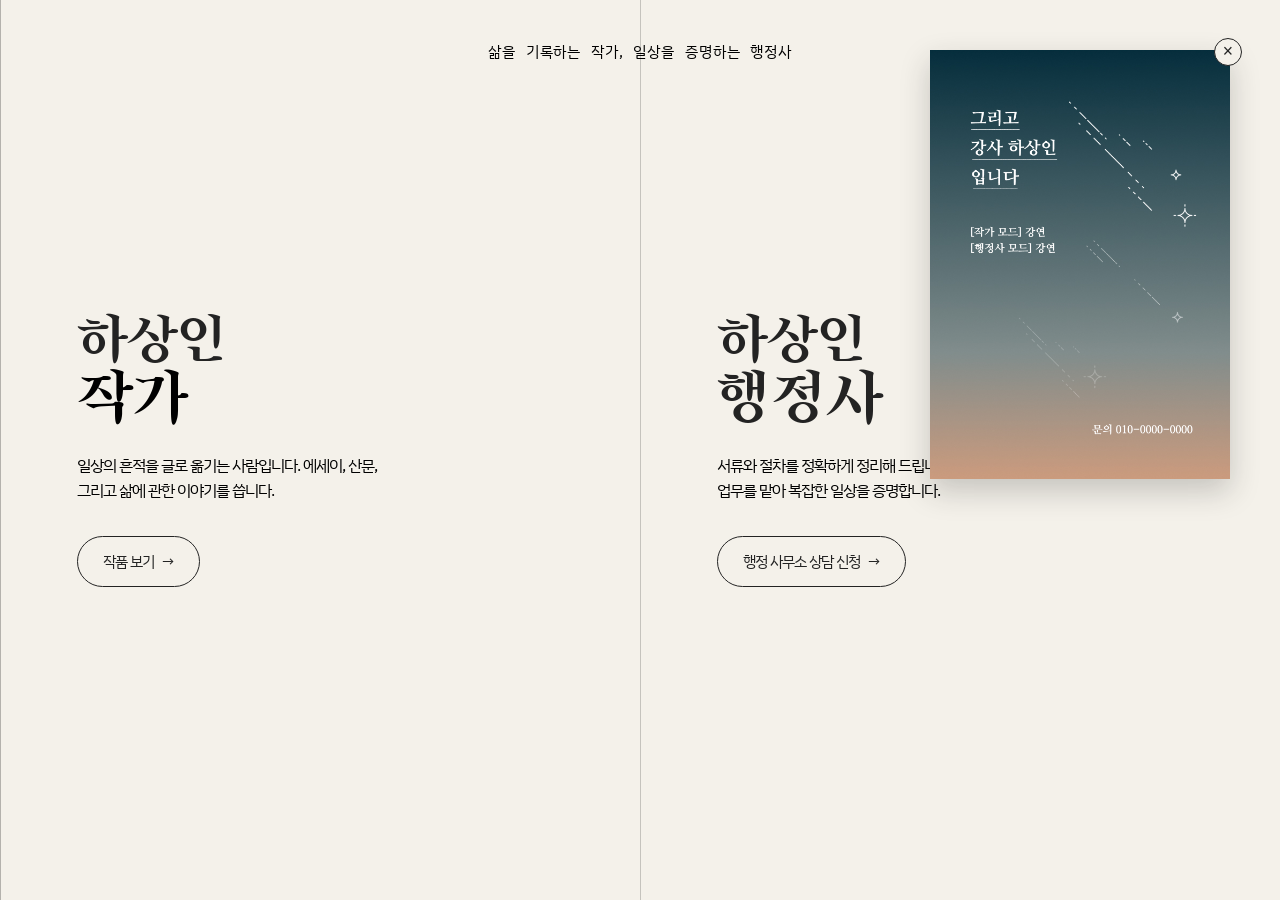
<file: index.html>
<!DOCTYPE html>
<html lang="ko">
<head>
<meta charset="UTF-8">
<meta name="viewport" content="width=device-width, initial-scale=1.0">
<title>하상인</title>
<meta name="description" content="문장을 짓는 작가이자, 서류를 세우는 행정사입니다.">
<link rel="preconnect" href="https://fonts.googleapis.com">
<link rel="preconnect" href="https://fonts.gstatic.com" crossorigin>
<link href="https://fonts.googleapis.com/css2?family=Song+Myung&family=IBM+Plex+Sans+KR:wght@400;500;700&display=swap" rel="stylesheet">
<link rel="stylesheet" href="css/common.css">
<link rel="stylesheet" href="css/home.css">
<link rel="icon" href="images/하상인.ico">
</head>
<body>

<div class="grid-lines" aria-hidden="true">
  <span></span><span class="center"></span>
</div>

<div id="popup-banner" class="popup-banner">
  <button type="button" class="popup-close" aria-label="팝업 닫기">&times;</button>
  <a href="lecture.html">
    <img src="images/popup1.jpg" alt="강사 하상인 강연 안내">
  </a>
</div>

<main id="top">
  <section class="hero">
  <p class="hero-tagline">삶을&nbsp;&nbsp;기록하는&nbsp;&nbsp;작가,&nbsp;&nbsp;일상을&nbsp;&nbsp;증명하는&nbsp;&nbsp;행정사</p>

  <div class="hero-split">
    <div class="hero-col">
      <!-- <span class="hero-eyebrow">WRITER</span> -->
      <h1 class="hero-name">
        <span class="hero-given">하상인</span>
        <span class="hero-role">작가</span>
      </h1>
      <p class="hero-desc"><!-- TODO -->일상의 흔적을 글로 옮기는 사람입니다. 에세이, 산문, 그리고 삶에 관한 이야기를 씁니다.</p>
      <a href="writer.html" class="pill-btn">작품 보기 <span aria-hidden="true">→</span></a>
    </div>

    <div class="hero-col">
      <!-- <span class="hero-eyebrow">ADMINISTRATIVE AGENT</span> -->
      <h1 class="hero-name">
        <span class="hero-given">하상인</span>
        <span class="hero-role hero-role--admin">행정사</span>
      </h1>
      <p class="hero-desc"><!-- TODO -->서류와 절차를 정확하게 정리해 드립니다. 민원, 등기, 인증 업무를 맡아 복잡한 일상을 증명합니다.</p>
      <a href="admin.html" class="pill-btn">행정 사무소 상담 신청 <span aria-hidden="true">→</span></a>
    </div>
  </div>
</section>
</main>

<script>
  document.querySelector('.popup-close').addEventListener('click', function (e) {
    e.preventDefault();
    e.stopPropagation();
    document.getElementById('popup-banner').classList.add('is-hidden');
  });
</script>

</body>
</html>
</file>
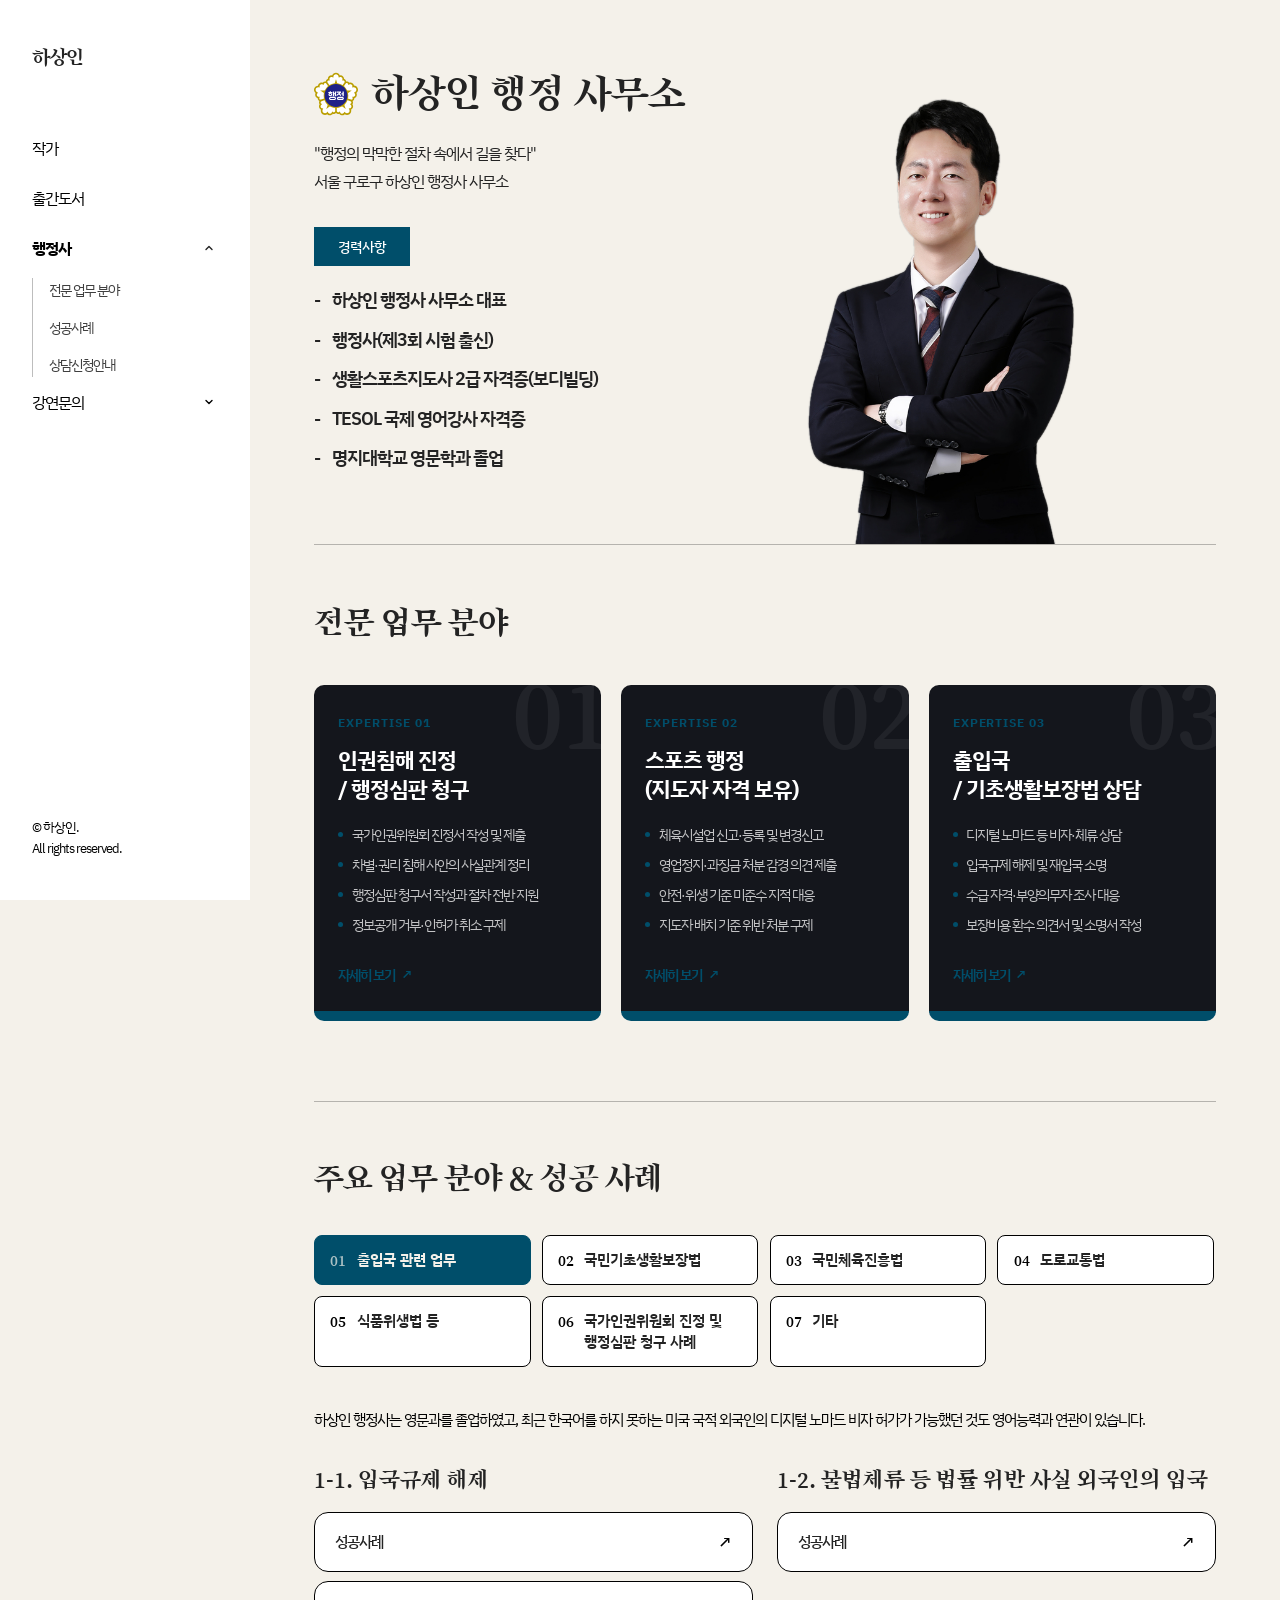
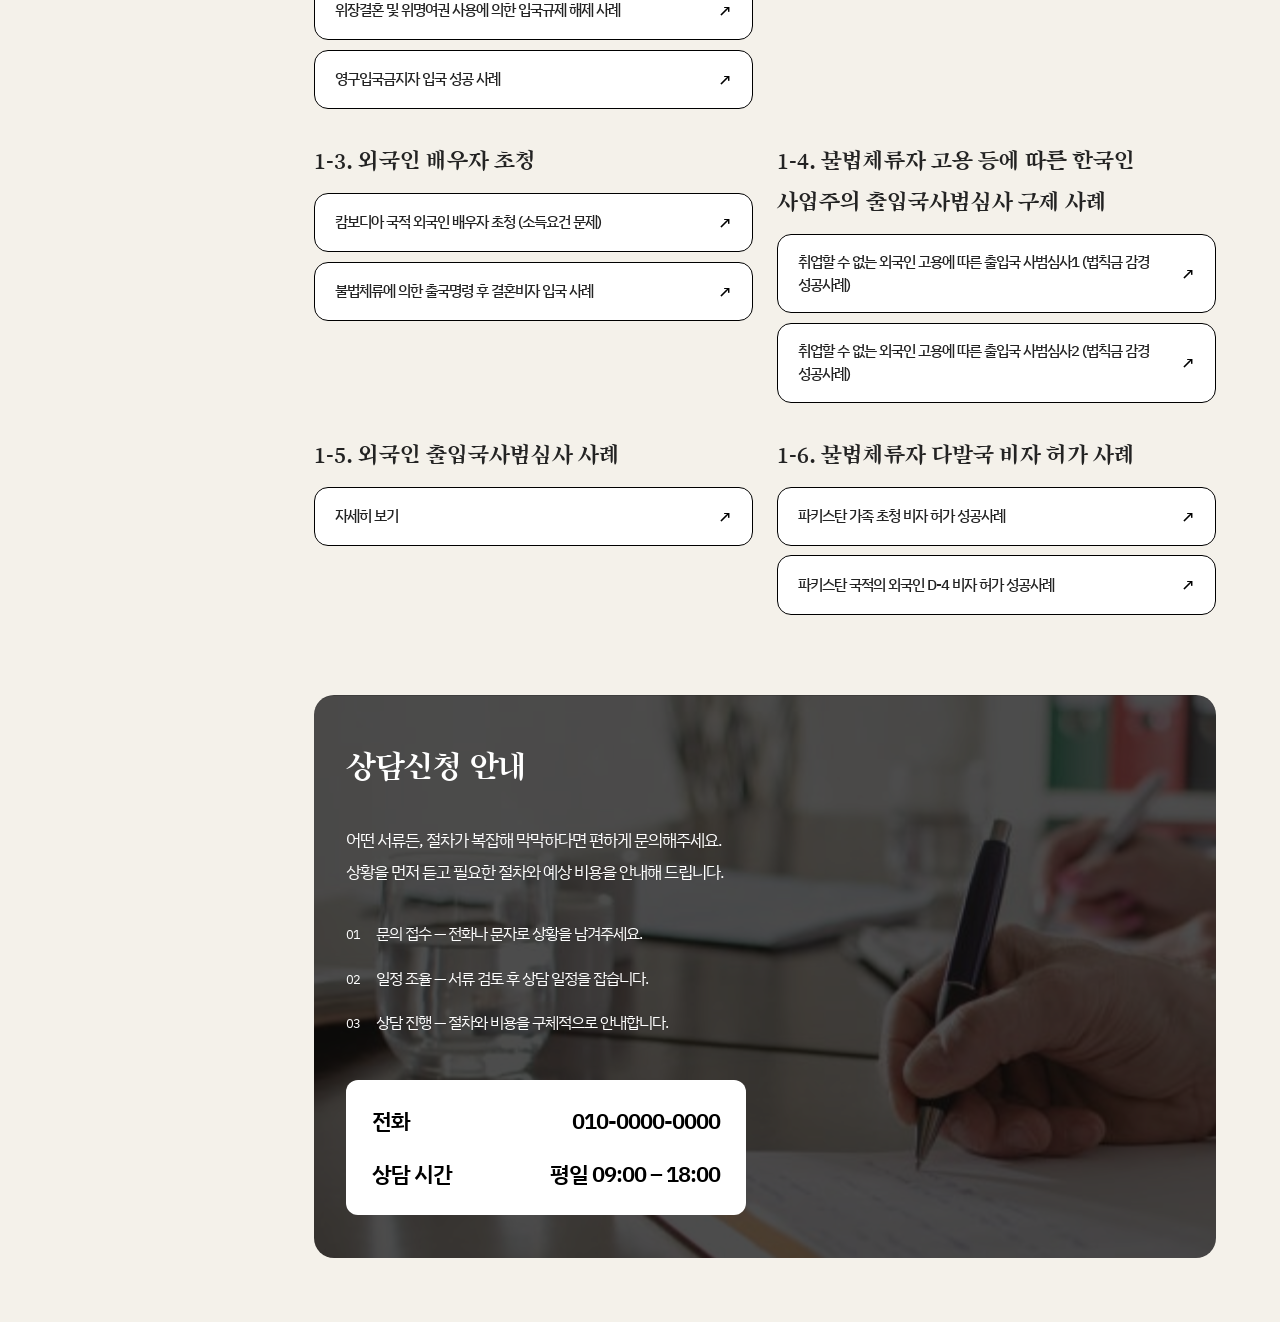
<file: admin.html>
<!DOCTYPE html>
<html lang="ko">
<head>
<meta charset="UTF-8">
<meta name="viewport" content="width=device-width, initial-scale=1.0">
<title>하상인 — 행정사</title>
<link rel="preconnect" href="https://fonts.googleapis.com">
<link rel="preconnect" href="https://fonts.gstatic.com" crossorigin>
<link href="https://fonts.googleapis.com/css2?family=Song+Myung&family=IBM+Plex+Sans+KR:wght@400;500;700&display=swap" rel="stylesheet">
<link rel="stylesheet" href="css/common.css">
<link rel="stylesheet" href="css/pages.css">
<link rel="icon" href="images/하상인.ico">
</head>
<body>

<div class="layout">

  <aside class="sidebar">
    <div class="sidebar-top">
      <!-- TODO: 실제 이름으로 교체 -->
      <a href="index.html" class="brand">하상인</a>

      <nav class="sidebar-nav">
        <a href="writer.html">작가</a>
        <a href="books.html">출간도서</a>
        <div class="nav-group">
          <div class="nav-group-head">
            <a href="admin.html" class="is-active">행정사</a>
            <button type="button" class="nav-toggle" aria-expanded="false" aria-label="행정사 하위 메뉴 열기">
              <svg class="nav-chevron" width="10" height="10" viewBox="0 0 10 10" aria-hidden="true"><path d="M2 3.5l3 3 3-3" fill="none" stroke="currentColor" stroke-width="1.4" stroke-linecap="round" stroke-linejoin="round"/></svg>
            </button>
          </div>
          <div class="nav-sub">
            <a href="admin.html">전문 업무 분야</a>
            <a href="admin.html#success">성공사례</a>
            <a href="admin.html#consult">상담신청안내</a>
          </div>
        </div>
        <div class="nav-group">
          <div class="nav-group-head">
            <a href="lecture.html">강연문의</a>
            <button type="button" class="nav-toggle" aria-expanded="false" aria-label="강연문의 하위 메뉴 열기">
              <svg class="nav-chevron" width="10" height="10" viewBox="0 0 10 10" aria-hidden="true"><path d="M2 3.5l3 3 3-3" fill="none" stroke="currentColor" stroke-width="1.4" stroke-linecap="round" stroke-linejoin="round"/></svg>
            </button>
          </div>
          <div class="nav-sub">
            <a href="lecture.html">강연 주제</a>
            <a href="lecture.html#history">강연 실적</a>
            <a href="lecture.html#career">경력 / 학력</a>
            <a href="lecture.html#books">저서</a>
            <a href="lecture.html#faq">자주 묻는 질문</a>
            <a href="lecture.html#request-form">섭외요청폼</a>
          </div>
        </div>

      </nav>
    </div>

    <!-- TODO: 실제 이름으로 교체 -->
    <p class="sidebar-footer">© 하상인.<br>All rights reserved.</p>
  </aside>

  <main class="page-main">
    <div class="page-inner">
      
      <div class="admin-hero">
        <div class="admin-hero-text">
          <div class="admin-hero-title-row">
            <img src="images/admin-badge.svg" alt="" class="admin-badge" aria-hidden="true">
            <!-- TODO: 실제 이름으로 교체 -->
            <!-- <h1 class="admin-hero-name">하상인 행정사</h1> -->
            <h1 class="page-title">하상인 행정 사무소</h1>
          </div>
          <p class="admin-hero-quote">"행정의 막막한 절차 속에서 길을 찾다"<br>서울 구로구 하상인 행정사 사무소</p>

          <span class="admin-career-badge">경력사항</span>
          <ul class="admin-career-list"><!-- TODO: 실제 경력사항으로 교체 -->
            <li>하상인 행정사 사무소 대표</li>
            <li>행정사(제3회 시험 출신)</li>
            <li>생활스포츠지도사 2급 자격증(보디빌딩)</li>
            <li>TESOL 국제 영어강사 자격증</li>
            <li>명지대학교 영문학과 졸업</li>
          </ul>
        </div>

        <div class="admin-hero-photo">
          <!-- TODO: 실제 프로필 사진으로 교체 -->
          <img src="images/profile-admin.png" alt="하상인 행정사">
        </div>
      </div>

      <section class="admin-section admin-expertise">
        <h2 class="expertise-title">전문 업무 분야</h2>

        <div class="expertise-grid">
          <div class="expertise-card">
            <span class="expertise-num-bg" aria-hidden="true">01</span>
            <span class="expertise-tag">EXPERTISE 01</span>
            <h3 class="expertise-card-title">인권침해 진정<br>/ 행정심판 청구</h3>
            <ul class="expertise-list">
              <li>국가인권위원회 진정서 작성 및 제출</li>
              <li>차별·권리 침해 사안의 사실관계 정리</li>
              <li>행정심판 청구서 작성과 절차 전반 지원</li>
              <li>정보공개 거부·인허가 취소 구제</li>
            </ul>
            <a href="#success" class="expertise-more">자세히 보기 <span aria-hidden="true">↗</span></a>
          </div>

          <div class="expertise-card">
            <span class="expertise-num-bg" aria-hidden="true">02</span>
            <span class="expertise-tag">EXPERTISE 02</span>
            <h3 class="expertise-card-title">스포츠 행정<br>(지도자 자격 보유)</h3>
            <ul class="expertise-list">
              <li>체육시설업 신고·등록 및 변경신고</li>
              <li>영업정지·과징금 처분 감경 의견 제출</li>
              <li>안전·위생 기준 미준수 지적 대응</li>
              <li>지도자 배치 기준 위반 처분 구제</li>
            </ul>
            <a href="#success" class="expertise-more">자세히 보기 <span aria-hidden="true">↗</span></a>
          </div>

          <div class="expertise-card">
            <span class="expertise-num-bg" aria-hidden="true">03</span>
            <span class="expertise-tag">EXPERTISE 03</span>
            <h3 class="expertise-card-title">출입국<br>/ 기초생활보장법 상담</h3>
            <ul class="expertise-list">
              <li>디지털 노마드 등 비자·체류 상담</li>
              <li>입국규제 해제 및 재입국 소명</li>
              <li>수급 자격·부양의무자 조사 대응</li>
              <li>보장비용 환수 의견서 및 소명서 작성</li>
            </ul>
            <a href="#success" class="expertise-more">자세히 보기 <span aria-hidden="true">↗</span></a>
          </div>
        </div>
      </section>

      <section id="success" class="admin-section">
        <h2 class="admin-section-title">주요 업무 분야 &amp; 성공 사례</h2>
        <div class="field-tabs" role="tablist">
          <button type="button" class="field-tab is-active" data-field="01">
            <span class="field-tab-num">01</span>
            <span class="field-tab-name">출입국 관련 업무</span>
          </button>
          <button type="button" class="field-tab" data-field="02">
            <span class="field-tab-num">02</span>
            <span class="field-tab-name">국민기초생활보장법</span>
          </button>
          <button type="button" class="field-tab" data-field="03">
            <span class="field-tab-num">03</span>
            <span class="field-tab-name">국민체육진흥법</span>
          </button>
          <button type="button" class="field-tab" data-field="04">
            <span class="field-tab-num">04</span>
            <span class="field-tab-name">도로교통법</span>
          </button>
          <button type="button" class="field-tab" data-field="05">
            <span class="field-tab-num">05</span>
            <span class="field-tab-name">식품위생법 등</span>
          </button>
          <button type="button" class="field-tab" data-field="06">
            <span class="field-tab-num">06</span>
            <span class="field-tab-name">국가인권위원회 진정 및 행정심판 청구 사례</span>
          </button>
          <button type="button" class="field-tab" data-field="07">
            <span class="field-tab-num">07</span>
            <span class="field-tab-name">기타</span>
          </button>
        </div>

        <div class="field-panels">
        <div class="field-panel is-active" data-field-panel="01">
          <p class="field-desc">하상인 행정사는 영문과를 졸업하였고, 최근 한국어를 하지 못하는 미국 국적 외국인의 디지털 노마드 비자 허가가 가능했던 것도 영어능력과 연관이 있습니다.</p>
          <div class="case-grid-compact">
            <div class="case-item">
              <span class="case-name">1-1. 입국규제 해제</span>
              <div class="submenu-links">
                <a href="https://blog.naver.com/hasangin21/223500231090" class="submenu-btn" target="_blank" rel="noopener">성공사례 <span aria-hidden="true">↗</span></a>
                <a href="https://blog.naver.com/hasangin21/221422741780" class="submenu-btn" target="_blank" rel="noopener">위장결혼 및 위명여권 사용에 의한 입국규제 해제 사례 <span aria-hidden="true">↗</span></a>
                <a href="https://blog.naver.com/hasangin21/223822209359" class="submenu-btn" target="_blank" rel="noopener">영구입국금지자 입국 성공 사례 <span aria-hidden="true">↗</span></a>
              </div>
            </div>
            <div class="case-item">
              <span class="case-name">1-2. 불법체류 등 법률 위반 사실 외국인의 입국</span>
              <div class="submenu-links">
                <a href="https://blog.naver.com/hasangin21/223368730925" class="submenu-btn" target="_blank" rel="noopener">성공사례 <span aria-hidden="true">↗</span></a>
              </div>
            </div>
            <div class="case-item">
              <span class="case-name">1-3. 외국인 배우자 초청</span>
              <div class="submenu-links">
                <a href="https://blog.naver.com/hasangin21/223167304434" class="submenu-btn" target="_blank" rel="noopener">캄보디아 국적 외국인 배우자 초청 (소득요건 문제) <span aria-hidden="true">↗</span></a>
                <a href="https://blog.naver.com/hasangin21/221382971691" class="submenu-btn" target="_blank" rel="noopener">불법체류에 의한 출국명령 후 결혼비자 입국 사례 <span aria-hidden="true">↗</span></a>
              </div>
            </div>
            <div class="case-item">
              <span class="case-name">1-4. 불법체류자 고용 등에 따른 한국인 사업주의 출입국사범심사 구제 사례</span>
              <div class="submenu-links">
                <a href="https://blog.naver.com/hasangin21/223286505098" class="submenu-btn" target="_blank" rel="noopener">취업할 수 없는 외국인 고용에 따른 출입국 사범심사1 (법칙금 감경 성공사례) <span aria-hidden="true">↗</span></a>
                <a href="https://blog.naver.com/hasangin21/223051331517" class="submenu-btn" target="_blank" rel="noopener">취업할 수 없는 외국인 고용에 따른 출입국 사범심사2 (법칙금 감경 성공사례) <span aria-hidden="true">↗</span></a>
              </div>
            </div>
            <div class="case-item">
              <span class="case-name">1-5. 외국인 출입국사범심사 사례</span>
              <div class="submenu-links">
                <a href="https://blog.naver.com/hasangin21/223471687032" class="submenu-btn" target="_blank" rel="noopener">자세히 보기 <span aria-hidden="true">↗</span></a>
              </div>
            </div>
            <div class="case-item">
              <span class="case-name">1-6. 불법체류자 다발국 비자 허가 사례</span>
              <div class="submenu-links">
                <a href="https://blog.naver.com/hasangin21/223447474617" class="submenu-btn" target="_blank" rel="noopener">파키스탄 가족 초청 비자 허가 성공사례 <span aria-hidden="true">↗</span></a>
                <a href="https://blog.naver.com/hasangin21/223447474617" class="submenu-btn" target="_blank" rel="noopener">파키스탄 국적의 외국인 D-4 비자 허가 성공사례 <span aria-hidden="true">↗</span></a>
              </div>
            </div>
          </div>
        </div>

        <div class="field-panel" data-field-panel="02">
          <p class="field-desc">국민기초생활보장법에 따른 수급자 및 부양의무자 조사에 의한 사유서 작성부터 부정수급 등의 문제로 판단하여 지급한 비용 환수 조치에 대한 의견서 작성 등 다양한 업무를 진행하고 있습니다.</p>
          <div class="case-grid-compact">
            <div class="case-item">
              <span class="case-name">2-1. 보장비용 환수 의견 제출 사례</span>
              <p class="case-desc">부양하지 않겠다는 사실을 제출한 이후 지급된 급여를 환수하겠다는 통지를 받아 이에 소명을 한 사례입니다.</p>
              <div class="submenu-links">
                <a href="https://blog.naver.com/hasangin21/223622546948" class="submenu-btn" target="_blank" rel="noopener">자세히 보기 <span aria-hidden="true">↗</span></a>
              </div>
            </div>
            <div class="case-item">
              <span class="case-name">2-2. 부양의무자 소명서 작성 사례</span>
              <p class="case-desc">가족관계의 다양성과 부양의무자의 과거 조사 협조 사실 등 여러 사실관계를 종합하여 작성하고 있으므로 상황에 따라 차이가 굉장히 큰 업무입니다.</p>
              <div class="submenu-links">
                <a href="https://blog.naver.com/hasangin21/223329943425" class="submenu-btn" target="_blank" rel="noopener">재차 소명 요청 사례 <span aria-hidden="true">↗</span></a>
                <a href="https://blog.naver.com/hasangin21/223164533275" class="submenu-btn" target="_blank" rel="noopener">국민기초생활 보장법에 따른 부양의무자 사유서 작성<span aria-hidden="true">↗</span></a>
                <a href="https://blog.naver.com/hasangin21/223552797099" class="submenu-btn" target="_blank" rel="noopener">인적공제 내역 확인에 의한 가족관계 확인 및 부양여부 조사 안내문을 받게 된 경우<span aria-hidden="true">↗</span></a>
                <a href="https://blog.naver.com/hasangin21/222970146114" class="submenu-btn" target="_blank" rel="noopener">국민기초생활 보장법에 따른 부양의무자 소명서 작성<span aria-hidden="true">↗</span></a>
                <a href="https://blog.naver.com/hasangin21/223646055851" class="submenu-btn" target="_blank" rel="noopener">법률상 이혼은 하지 않았으나 별거 중인 배우자의 급여 신청에 의한 가족관계 해체 소명서 작성<span aria-hidden="true">↗</span></a>
                <a href="https://blog.naver.com/hasangin21/223211261474" class="submenu-btn" target="_blank" rel="noopener">부양의무자의 국세청 연말정산 인적 공제에 따른 소명<span aria-hidden="true">↗</span></a>
                <a href="https://blog.naver.com/hasangin21/223317067364" class="submenu-btn" target="_blank" rel="noopener">부양의무자의 부양의무 면제 성공 사례<span aria-hidden="true">↗</span></a>
              </div>
            </div>
            <div class="case-item">
              <span class="case-name">2-3. 수급자의 급여 변경/중지 통지에 대한 의견 제출 사례</span>
              <p class="case-desc">당장 생계 유지가 불가한 수급자로서 급여 중지 통지를 받아 도움을 받은 사례입니다.</p>
              <div class="submenu-links">
                <a href="https://blog.naver.com/hasangin21/223622546948" class="submenu-btn" target="_blank" rel="noopener">기초생활수급자 급여 중지 통지 수령 후 자격 회복 성공사례 <span aria-hidden="true">↗</span></a>
                <a href="https://blog.naver.com/hasangin21/223622546948" class="submenu-btn" target="_blank" rel="noopener">기초생계급여 중단 통지를 받아 소명해야 하는 경우<span aria-hidden="true">↗</span></a>
              </div>
            </div>
          </div>
        </div>

        <div class="field-panel" data-field-panel="03">
          <p class="field-desc">체육시설업 등록·신고 절차부터 스포츠지도사 관련 행정처분 구제까지, 체육 분야 전반의 행정 업무를 지원합니다.</p>
          <div class="case-grid-compact">
            <div class="case-item">
              <span class="case-name">3-1. ?</span>
              <div class="submenu-links">
                <a href="https://blog.naver.com/hasangin21/223419307436" class="submenu-btn" target="_blank" rel="noopener">학교운동부 지도자로 근무하는 자에 대한 체육지도자 자격정지 처분 성공사례 <span aria-hidden="true">↗</span></a>
              </div>
            </div>
 
          </div>
        </div>

        <div class="field-panel" data-field-panel="04">
          <p class="field-desc">운전면허 취소·정지 구제부터 특별교통안전교육, 이의신청까지 도로교통법 관련 행정 절차를 신속하게 처리합니다.</p>
          <div class="case-grid-compact">
            <div class="case-item">
              <span class="case-name">4-1. ?</span>
              <div class="submenu-links">
                <a href="https://blog.naver.com/hasangin21/223265298171" class="submenu-btn" target="_blank" rel="noopener">음주운전 면허취소자 110일 면허정지 감경 성공사례 <span aria-hidden="true">↗</span></a>
                <a href="https://blog.naver.com/hasangin21/221357676023" class="submenu-btn" target="_blank" rel="noopener">음주사고로 면허취소 된 여성분의 110일 면허정지 감경 성공사례 <span aria-hidden="true">↗</span></a>
                <a href="https://blog.naver.com/hasangin21/221308763160" class="submenu-btn" target="_blank" rel="noopener">음주운전 면허취소자 110일 면허정지 감경 성공 사례 <span aria-hidden="true">↗</span></a>
                <a href="https://blog.naver.com/hasangin21/221463100357" class="submenu-btn" target="_blank" rel="noopener">음주운전 면허취소 구제 성공 사례, 행정심판을 통한 110일 면허정지 <span aria-hidden="true">↗</span></a>
              </div>
            </div>
         
          </div>
        </div>

        <div class="field-panel" data-field-panel="05">
          <p class="field-desc">영업정지·과징금 처분 구제부터 위생교육, 영업신고·허가까지 식품·위생 관련 행정 절차를 함께합니다.</p>
          <div class="case-grid-compact">
            <div class="case-item">
              <span class="case-name">5-1. 식품위생법 위반 영업정지 처분 구제</span>
              <div class="submenu-links">
                <a href="https://blog.naver.com/hasangin21/221321236386" class="submenu-btn" target="_blank" rel="noopener">식품위생법 위반에 따른 영업소 폐쇄처분, 행정심판 구제 성공사례<span aria-hidden="true">↗</span></a>
              </div>
            </div>
            <div class="case-item">
              <span class="case-name">5-2. 식품접객업자 청소년 주류 판매 영업정지 2개월 구제 사례</span>
              <div class="submenu-links">
                <a href="https://blog.naver.com/hasangin21/223032641338" class="submenu-btn" target="_blank" rel="noopener">성공사례 <span aria-hidden="true">↗</span></a>
              </div>
            </div>
            <div class="case-item">
              <span class="case-name">5-3. 반찬가게 영업소 폐쇄처분 구제 사례</span>
              <div class="submenu-links">
                <a href="https://blog.naver.com/hasangin21/221090492755" class="submenu-btn" target="_blank" rel="noopener">성공사례 <span aria-hidden="true">↗</span></a>
              </div>
            </div>
            <div class="case-item">
              <span class="case-name">5-4. 표시 광고 위반 구제 사례</span>
              <div class="submenu-links">
                <a href="https://blog.naver.com/hasangin21/221464574343" class="submenu-btn" target="_blank" rel="noopener">건강기능식품에 관한 법률 제18조 위반 영업정지 처분 등, 행정심판 성공 사례 <span aria-hidden="true">↗</span></a>
                <a href="https://blog.naver.com/hasangin21/221297237168" class="submenu-btn" target="_blank" rel="noopener">허위표시에 따른 영업정지 2개월 및 과징금 처분 구제 성공살례 <span aria-hidden="true">↗</span></a>
                <a href="https://blog.naver.com/hasangin21/221505420188" class="submenu-btn" target="_blank" rel="noopener">소비자를 기만하거나 오인, 혼동시킬 우려가 있는 광고로 인한 영업정지 사례<span aria-hidden="true">↗</span></a>
              </div>
            </div>
            
          </div>
        </div>

        <div class="field-panel" data-field-panel="06">
          <p class="field-desc">행정기관의 처분이 부당하다고 판단될 때, 국가인권위원회 진정과 행정심판 청구를 통해 권리 구제를 돕습니다.</p>
          <div class="case-grid-compact">
            <div class="case-item">
              <span class="case-name">6-1. 행정기관 차별행위 진정</span>
              <div class="submenu-links">
                <a href="https://blog.naver.com/hasangin21/223491704209" class="submenu-btn" target="_blank" rel="noopener">표현의 자유 침해(헌법 제21조)에 대한 진정 기각 결정 취소 행정심판 청구 사례 <span aria-hidden="true">↗</span></a>
                <a href="https://blog.naver.com/hasangin21/223264509375" class="submenu-btn" target="_blank" rel="noopener">국가인권위원회 기각 결정을 받게 될 경우 불복 방법(보충서면) <span aria-hidden="true">↗</span></a>
                <a href="https://blog.naver.com/hasangin21/223346884941" class="submenu-btn" target="_blank" rel="noopener">국가인권위원회 진정 기각 후 행정심판 청구(인권침해/각하사유) <span aria-hidden="true">↗</span></a>
                <a href="https://blog.naver.com/hasangin21/222381050747" class="submenu-btn" target="_blank" rel="noopener">국가인권위원회에 진정을 넣었다가 기각된 경우 불복?<span aria-hidden="true">↗</span></a>
              </div>
            </div>
           
          
          </div>
        </div>

        <div class="field-panel" data-field-panel="07">
          <p class="field-desc">위 분야에 속하지 않는 다양한 행정 업무도 상담을 통해 지원해 드립니다.</p>
          <div class="case-grid-compact">
            <div class="case-item">
              <span class="case-name">7-1. 국가유공자 선순위유족 비해당 처분 취소 사례</span>
              <div class="submenu-links">
                <a href="https://blog.naver.com/hasangin21/222190347527" class="submenu-btn" target="_blank" rel="noopener">성공사례 <span aria-hidden="true">↗</span></a>
              </div>
            </div>
            <div class="case-item">
              <span class="case-name">7-2. 학교폭력예방법에 따른 교육지원청교육장의 처분 불복 행정심판 사례</span>
              <div class="submenu-links">
                <a href="https://blog.naver.com/hasangin21/223378042038" class="submenu-btn" target="_blank" rel="noopener">성공사례 <span aria-hidden="true">↗</span></a>
              </div>
            </div>
           

          </div>
        </div>

        </div>
      </section>

      <section id="consult" class="admin-section">
        <h2 class="admin-section-title">상담신청 안내</h2>

        <p class="book-detail-desc"><!-- TODO -->
          어떤 서류든, 절차가 복잡해 막막하다면 편하게 문의해주세요.<br>
          상황을 먼저 듣고 필요한 절차와 예상 비용을 안내해 드립니다.
        </p>

        <!-- <p class="consult-hours">전화와 상담 가능 시간을 안내해 드립니다.</p> -->

        <ol class="consult-steps">
          <li><span>01</span>문의 접수 — 전화나 문자로 상황을 남겨주세요.</li>
          <li><span>02</span>일정 조율 — 서류 검토 후 상담 일정을 잡습니다.</li>
          <li><span>03</span>상담 진행 — 절차와 비용을 구체적으로 안내합니다.</li>
        </ol>

        <div class="consult-info">
          <div class="consult-info-row">
            <span class="consult-info-label">전화</span>
            <a href="tel:0100000000" class="consult-info-value">010-0000-0000</a>
          </div>
          <div class="consult-info-row">
            <span class="consult-info-label">상담 시간</span>
            <span class="consult-info-value">평일 09:00 – 18:00</span>
          </div>
        </div>
      </section>
    </div>
  </main>

</div>

<script>
  document.querySelectorAll('.field-tab').forEach((tab) => {
    tab.addEventListener('click', () => {
      const field = tab.getAttribute('data-field');

      document.querySelectorAll('.field-tab').forEach((t) => t.classList.remove('is-active'));
      document.querySelectorAll('.field-panel').forEach((p) => p.classList.remove('is-active'));

      tab.classList.add('is-active');
      const panel = document.querySelector(`.field-panel[data-field-panel="${field}"]`);
      if (panel) panel.classList.add('is-active');
    });
  });
</script>
<script src="js/nav.js"></script>

</body>
</html>
</file>
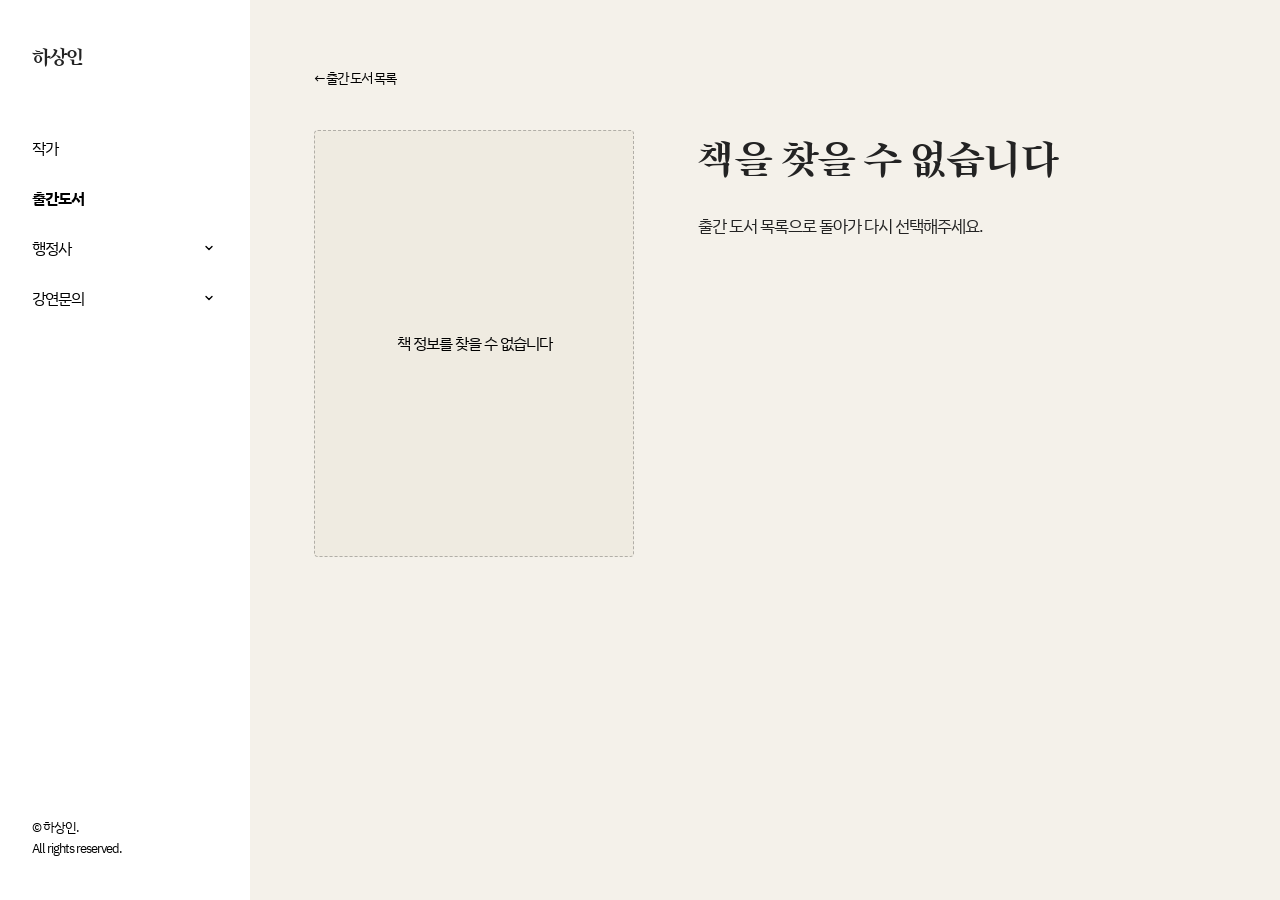
<file: book.html>
<!DOCTYPE html>
<html lang="ko">
<head>
<meta charset="UTF-8">
<meta name="viewport" content="width=device-width, initial-scale=1.0">
<title>하상인 — 책 소개</title>
<link rel="preconnect" href="https://fonts.googleapis.com">
<link rel="preconnect" href="https://fonts.gstatic.com" crossorigin>
<link href="https://fonts.googleapis.com/css2?family=Song+Myung&family=IBM+Plex+Sans+KR:wght@400;500;700&display=swap" rel="stylesheet">
<link rel="stylesheet" href="css/common.css">
<link rel="stylesheet" href="css/pages.css">
<link rel="icon" href="images/하상인.ico">
</head>
<body>

<div class="layout">

  <aside class="sidebar">
    <div class="sidebar-top">
      <!-- TODO: 실제 이름으로 교체 -->
      <a href="index.html" class="brand">하상인</a>

      <nav class="sidebar-nav">
        <a href="writer.html">작가</a>
        <a href="books.html" class="is-active">출간도서</a>
        <div class="nav-group">
          <div class="nav-group-head">
            <a href="admin.html">행정사</a>
            <button type="button" class="nav-toggle" aria-expanded="false" aria-label="행정사 하위 메뉴 열기">
              <svg class="nav-chevron" width="10" height="10" viewBox="0 0 10 10" aria-hidden="true"><path d="M2 3.5l3 3 3-3" fill="none" stroke="currentColor" stroke-width="1.4" stroke-linecap="round" stroke-linejoin="round"/></svg>
            </button>
          </div>
          <div class="nav-sub">
            <a href="admin.html">전문 업무 분야</a>
            <a href="admin.html#success">성공사례</a>
            <a href="admin.html#consult">상담신청안내</a>
          </div>
        </div>
        <div class="nav-group">
          <div class="nav-group-head">
            <a href="lecture.html">강연문의</a>
            <button type="button" class="nav-toggle" aria-expanded="false" aria-label="강연문의 하위 메뉴 열기">
              <svg class="nav-chevron" width="10" height="10" viewBox="0 0 10 10" aria-hidden="true"><path d="M2 3.5l3 3 3-3" fill="none" stroke="currentColor" stroke-width="1.4" stroke-linecap="round" stroke-linejoin="round"/></svg>
            </button>
          </div>
          <div class="nav-sub">
            <a href="lecture.html">강연 주제</a>
            <a href="lecture.html#history">강연 실적</a>
            <a href="lecture.html#career">경력 / 학력</a>
            <a href="lecture.html#books">저서</a>
            <a href="lecture.html#faq">자주 묻는 질문</a>
            <a href="lecture.html#request-form">섭외요청폼</a>
          </div>
        </div>
      </nav>
    </div>

    <!-- TODO: 실제 이름으로 교체 -->
    <p class="sidebar-footer">© 하상인.<br>All rights reserved.</p>
  </aside>

  <main class="page-main">
    <div class="page-inner">
    <a href="books.html" class="back-link">← 출간 도서 목록</a>

    <div class="book-detail" id="bookDetail">
      <!-- JS가 아래 내용을 채웁니다 -->
      <div class="book-detail-left">
        <div class="book-detail-cover" id="bookCover"><span id="bookCoverLabel">불러오는 중…</span></div>
        <div class="book-action-row">
          <a href="#" id="bookBuyLink" class="book-action-btn book-action-btn--primary" target="_blank" rel="noopener">도서 구매하기</a>
          <a href="#" id="bookEbookLink" class="book-action-btn book-action-btn--secondary" target="_blank" rel="noopener">eBook 구매하기</a>
        </div>
        <ul class="book-links-list" id="bookLinks"></ul>
      </div>

      <div class="book-detail-info">
        <span class="page-eyebrow" id="bookYear"></span>
        <h1 class="page-title" id="bookTitle"></h1>
        <p class="book-detail-desc" id="bookDesc"></p>
      </div>
    </div>
    </div>
  </main>

</div>

<script>
  // TODO: 실제 책 정보로 교체하세요 (id는 books.html의 book-card 링크(book.html?id=)와 맞춰야 합니다)
  const BOOKS = {
    "1": { title: "백만 원으로 호주 워킹홀리데이 다녀오기", buyUrl: "https://product.kyobobook.co.kr/detail/S000001739571", year: "2014", desc: "<strong>배낭과 백만 원만 들고 떠난 호주 워킹홀리데이</strong><br><br>이력서를 구성하는 방법부터 필수적으로 들어가야 하는 내용을 쓰는 방법 및 이를 어필 할 수 있는 방법들까지 최대한 자세히 하나하나 풀어가듯 서술했다. 또한 일을 구하는 과정에서 생길 수 있는 상황들에 대해서 기술하여 처음 접하는 상황이라고 해도 좀 더 자연스럽게 대처할 수 있도록 경험에 기반 해 담아냈다. 그리고 일을 구했다고 해서 워킹홀리데이가 끝나는 것은 절대 아니고 시작이다. 따라서 실제로 내가 일했던 곳에서 내가 겪었던 문제 상황들을 담아둬, 미처 생각해 보지 못했던 부분들까지 세심하게 담아 호주에서 첫 발을 내딛는 데 도움이 되도록 했다.", historyUrl: "https://blog.naver.com/hasangin21/220293829173", ebookUrl: null, cover: "images/book-1.jpg",
      press: [
        { text: "국립중앙도서관 블로그에 소개", url: "https://blog.naver.com/dibrary1004/220600692758?trackingCode=blog_bloghome_searchlist" },
      ]
     },
    "2": { title: "20대, 20대에게 길을 묻다", buyUrl: "https://product.kyobobook.co.kr/detail/S000001476630", year: "2015", desc: "[20대, 20대에게 길을 묻다]는 대학졸업과 동시에 학자금대출의 무게를 실감하게 되고, 좋은 일자리를 찾기 위해 무한의 노력을 기울여야 하는 이들에게 어떤 도움을 줄 수 있을까를 고민한 결과를 책에 담았다. 저자는 동시대를 사는 같은 20대로서 현실적이고 실질적인 조언을 주기 위해 이미 성공한 사람들이 아닌, 현재 성공을 꿈꾸고 성공을 위해 노력하고 있는 젊은이들의 목소리를 책에 담고 있다.", historyUrl: "https://blog.naver.com/hasangin21/220293840671", ebookUrl: null, cover: "images/book-2.jpg",
      press: [
        { text: "꿈 많은 20대를 위한 책 <20대, 20대에게 길을 묻다> 저자 하상인과의 인터뷰", url: "https://blog.naver.com/dreamcampus/220257730085" },
      ]
     },
    "3": { title: "정당한 살인교사", buyUrl: "https://product.kyobobook.co.kr/detail/S000001781170", year: "2016", desc: "<strong>인간이 가지고 있는 최고의 능력은 기억의 왜곡으로부터 시작된다</strong><br><br>하상인의 소설 『정당한 살인교사』. 세상에 정당한 살인교사란 존재할까? 대한민국에서 연이어 일어나는 ‘실종 사건’, 범인에 대한 추측만 있을 뿐 용의자 하나 찾지 못하고 있는 상황에서, 작가 최경준은 인생에 대한 회의로 자살을 시도한다. 그러나 자살에 실패하고, 얼떨결에 새로운 삶을 얻게 된 최경준은 자신에게 호의를 베푸는 의문의 사나이를 만나게 되고……. 인간이 가진 최고의 능력, ‘기억의 왜곡’이 불러올 반전이 기다린다.", historyUrl: "https://blog.naver.com/hasangin21/220593964134", ebookUrl: "https://ebook-product.kyobobook.co.kr/dig/epd/ebook/E000002934832", cover: "images/book-3.jpg" },
    "4": { title: "그래도 당신은 아름답다", buyUrl: "https://product.kyobobook.co.kr/detail/S000001785851", year: "2017", desc: "“나는 매일 밤 찾을 수 없는 과거의 어느 순간을 향해 현재의 시간을 집어넣고 있었다.” 신문사 인턴 기자로 일한 경험을 바탕으로 스릴러 소설 『정당한 살인교사』를 출간했던 저자 하상인이 두 번째 소설 『그래도 당신은 아름답다』을 출간했다. 모태솔로이자 현실 부적응자인 남자와 과거의 사고로 삶의 희망을 잃은 여자의 이야기를 담은 이 소설은 독자들로 하여금 첫사랑을 떠오르게 하는 마법 같은 이야기이다. 현재의 삶이 아닌 과거의 삶을 그리워한다는 공통점을 가진 두 주인공 남녀는 과거와 현재를 오가며 자신들의 불행한 삶이 곧 자신의 선택으로 인한 일들이었다는 것을 깨닫게 된다. 하지만 과거는 과거일 뿐 깨달음을 얻었다고 해서 바뀌는 것은 아무것도 없다. 더 나은 미래를 위해서는 스스로 노력해야 한다. 두 남녀는 각자의 삶을 위해 각기 다른 노력을 하다 현실의 벽에 또다시 부딪히는데…", historyUrl: "https://blog.naver.com/hasangin21/221085864455", ebookUrl: "https://ebook-product.kyobobook.co.kr/dig/epd/ebook/E000002935469", cover: "images/book-4.jpg",},
    "5": { title: "우연히 그녀의 소식을 듣게 되었다", buyUrl: "https://product.kyobobook.co.kr/detail/S000001809906", year: "2018", desc: "<strong>‘나는 너에게 무엇일까?’ 어떤 남녀의 같으면서도 다른 이야기</strong><br><br>하상인 저자의 신간 『우연히 그녀의 소식을 듣게 되었다』가 우리 곁에 찾아왔다. 틈틈이 썼던 글을 모아 한 권의 책을 펴냈다. 두 번째 소설집과 마찬가지로 남자와 여자의 이야기를 담았다. ‘사랑’과 ‘현실’ 사이에서 갈등하는 두 남녀가 선택한 결말은? 무수한 감정의 흔들림을 따라간 곳에서 그들을 기다리는 것은 무엇일까?", historyUrl: "https://blog.naver.com/hasangin21/221379209742", ebookUrl: "https://ebook-product.kyobobook.co.kr/dig/epd/ebook/E000002942195", cover: "images/book-5.jpg" },
    "6": { title: "이번이 마지막 다음입니다", buyUrl: "https://product.kyobobook.co.kr/detail/S000001815680", year: "2019", desc: "‘내가 동생처럼 삶이 얼마 남지 않았다면,<br>난 죽음을 어떻게 받아들을까?<br>그리고 동생처럼 그래도 형이라며 나를 찾아왔을까?’<br><br>난 동생에 대한 어린 시절부터 비교적 최근까지의 기억을 떠올리기도 하고 ‘작가로서 난 정말 괜찮은 사람이었나?’라는 생각까지 하며 참 정신적으로 바쁜 시간을 보냈기 때문이었을까? 차가 밀렸음에도 금방 동생의 집에 도착한 기분이 들었다. 동생이 거주하고 있던 곳은 아주 비싼 동네는 아니었기 때문에 가기 전 걱정이 앞섰던 건 사실이었다. 하지만 막상 동생이 살고 있었던 집 건물 앞에 서니 그래도 안도감이 들었다. 한 번도 방문한 일이 없어 동생의 집을 보기 전까진 어떤 집에서 어떤 모습으로 거주하고 있을지 잘 상상이 되지 않았던 이유도 있었다. 그런데 비교적 신축 건물의 오피스텔에서 혼자 살았던 걸 보면 나쁜 환경에서 생활하진 않았다는 생각에 마음이 조금은 편해졌다. 본문 中", historyUrl: "https://blog.naver.com/hasangin21/221674896571", ebookUrl: "https://ebook-product.kyobobook.co.kr/dig/epd/ebook/E000002943851", cover: "images/book-6.jpg" },
    "7": { title: "그렇게 떠났고 다시 만났다", buyUrl: "https://product.kyobobook.co.kr/detail/S000001837754", year: "2021", desc: "삶이 원했던 방향과 반대로 흘러가고 있을 때, 잠시 멈춰 서게 되는 순간이 있다. 다시 찾아온 선택의 길에서 그는 어느 쪽으로 걸어가게 될까. 스쳐 가는 감정을 담은 가장 솔직한 이야기.<br><br>“내려놓고 싶은 감정이 마음 깊이 남아있을 때,<br>그 감정을 어떤 이야기로 표현하면 좋을까를 고민하다 나오는 스토리가 있습니다.<br><br>분명히 이 스토리를 떠올리게 한 감정이 작품의 동력인 건 틀림없는데, 이렇게 완성된 스토리는 ‘정말 그렇게 느꼈니?’라고 제게 다시 묻기도 합니다.<br><br>아마 제가 그때 그 감정을 정면으로 다시 마주할 용기가 없어, 조금씩 바꾸고 숨기려 했기 때문일 것입니다. 부족하지만 이 글을 읽는 분들에게는 이렇게 조금씩 감춰놓은 감정까지 전달되었길 바랍니다.”", historyUrl: "https://blog.naver.com/hasangin21/222308532271", ebookUrl: "https://ebook-product.kyobobook.co.kr/dig/epd/ebook/E000002953536", cover: "images/book-7.jpg" },
    "8": { title: "이모작", buyUrl: "https://product.kyobobook.co.kr/detail/S000200860832", year: "2023", desc: "‘언제든 이렇게 할 수 있었네.’<br><br>사람은 인생을 한 번 살 뿐이지만, 그 인생 안에는 여러 번의 인생을 살아갈 기회가 있다. 다만 사는 동안 깨닫지 못할 뿐. 월세도 내지 못하는 출판사를 운영하며 자신의 삶마저 포기하고자 한 남자가 낯선 시골에서 만난 사람들을 통해 시작하는 인생 ‘이모작’ 이야기.<br><br>“가끔 사람들은 자신들이 하는 일의 ‘명칭’에 집착해요. 제가 종교인으로 살아가기에 가능한 면도 있지만, 세상에서 자신이 하는 일을 뭐라고 하든 상관없이 자신이 그 일의 가치를 부여해야만 합니다. 세상이 말하는 정의와 그 일의 본질을 깊게 생각해 본다면 자신이 하는 일의 범위를 넓힐 수 있을 뿐만 아니라 새로운 측면으로 바라보는 게 가능하죠. 제가 만약 연극을 배우들의 전유물 정도로 생각하고 있었다면 과연 이모작이 있을 수 있었을까요? 아마 시작도 해 보지 않았을 겁니다. 하지만 이성현 씨도 참여하고 계시고 점차 그 가치를 알아주는 사람들이 생겨나고 있습니다. 어떻게 생각할지 모르지만 전 우리 이모작은 이미 연극의 범주를 넘었다고 생각합니다.”", historyUrl: "https://blog.naver.com/hasangin21/222988857213", ebookUrl: "https://ebook-product.kyobobook.co.kr/dig/epd/ebook/E000005154236", cover: "images/book-8.jpg" },
    "9": { title: "누구나 할 수 있는 일상 속 행정심판", buyUrl: "https://product.kyobobook.co.kr/detail/S000208574827", year: "2023", desc: "실생활에서 발생하고 있는 영업정지, 자동차 운전면허 취소 처분 등의 행정처분을 행정심판 제도로 다투고자 할 때 참고할 수 있는 책입니다. 나 홀로 행정심판을 진행할 수 있도록 기본 용어부터 시작해서 행정처분 절차, 관련 법률, 행정심판 재결례 등을 담고 있습니다. 또한 행정사가 업무에서 사용하는 판례 검색 방법이나 반성문 및 탄원서 작성 방법도 함께 담았습니다.", historyUrl: "https://blog.naver.com/hasangin21/223186881580", ebookUrl: "https://ebook-product.kyobobook.co.kr/dig/epd/ebook/E000005417619", cover: "images/book-9.jpg",
      press: [
        { text: "온라인 서점 yes24 법률 분야 top100 10주 달성", url: "" },
      ]
     },
    "10": { title: "마음이 넓지 않은 사람이 불안을 대하는 방법", buyUrl: "https://product.kyobobook.co.kr/detail/S000219334464", year: "2026", desc: "<strong>“10년 차 무명작가가 발견한, 흔들리는 마음을 붙잡는 가장 확실한 방법”『마음이 넓지 않은 사람이 불안을 대하는 방법』</strong><br><br> 9권의 책을 냈지만 여전히 스스로를 작가라 부르기 어색했던 시간들. 10년 넘게 글을 써온 저자 하상인은 화려한 성공 신화 대신, ‘무명’의 시간 속에서 길어 올린 가장 솔직한 자기 고백을 이 책에 담았습니다.<br><br>이 에세이는 마음이 넓지 않아 사소한 일에도 불안해하고, 남들의 시선에 예민하게 반응하며, 완벽주의라는 핑계 뒤에 숨어 시작을 주저하는 우리 모두를 위한 기록입니다. 저자는 말합니다. “불안은 사라지는 것이 아니라, 글로 옮겨 적는 순간 비로소 다스려지는 것”이라고요.", historyUrl: "https://blog.naver.com/hasangin21/224177441526", ebookUrl: "https://ebook-product.kyobobook.co.kr/dig/epd/ebook/E000012759187", cover: "images/book-10.jpg",
      press: [
        { text: "구로청년공간 '이룸' 비치", url: "" },
      ]
    }
  };

  const params = new URLSearchParams(window.location.search);
  const id = params.get('id');
  const book = BOOKS[id];

  if (book) {
    document.title = `하상인 — ${book.title}`;
    if (book.cover) {
      document.getElementById('bookCover').innerHTML =
        `<img src="${book.cover}" alt="${book.title}">`;
    } else {
      document.getElementById('bookCoverLabel').textContent = book.title;
    }
    document.getElementById('bookYear').textContent = book.year;
    document.getElementById('bookTitle').textContent = book.title;
    document.getElementById('bookDesc').innerHTML = book.desc;
    document.getElementById('bookBuyLink').href = book.buyUrl;

    const ebookLink = document.getElementById('bookEbookLink');
    if (book.ebookUrl) {
      ebookLink.href = book.ebookUrl;
      ebookLink.style.display = '';
    } else {
      ebookLink.style.display = 'none';
    }

    const linksEl = document.getElementById('bookLinks');
    linksEl.innerHTML = '';
    const linkItems = [
      { text: '이 책이 만들어지기 까지의 과정', url: book.historyUrl },
      ...(book.press || [])
    ];
    linkItems.forEach((item) => {
      const li = document.createElement('li');
      if (item.url) {
        li.innerHTML = `<a href="${item.url}" target="_blank" rel="noopener">${item.text} <span aria-hidden="true">→</span></a>`;
      } else {
        li.innerHTML = `<span class="book-links-list__text">${item.text}</span>`;
      }
      linksEl.appendChild(li);
    });
  } else {
    document.getElementById('bookCoverLabel').textContent = '책 정보를 찾을 수 없습니다';
    document.getElementById('bookTitle').textContent = '책을 찾을 수 없습니다';
    document.getElementById('bookDesc').textContent = '출간 도서 목록으로 돌아가 다시 선택해주세요.';
    document.getElementById('bookBuyLink').style.display = 'none';
    document.getElementById('bookEbookLink').style.display = 'none';
    document.getElementById('bookLinks').innerHTML = '';
  }
</script>
<script src="js/nav.js"></script>

</body>
</html>
</file>
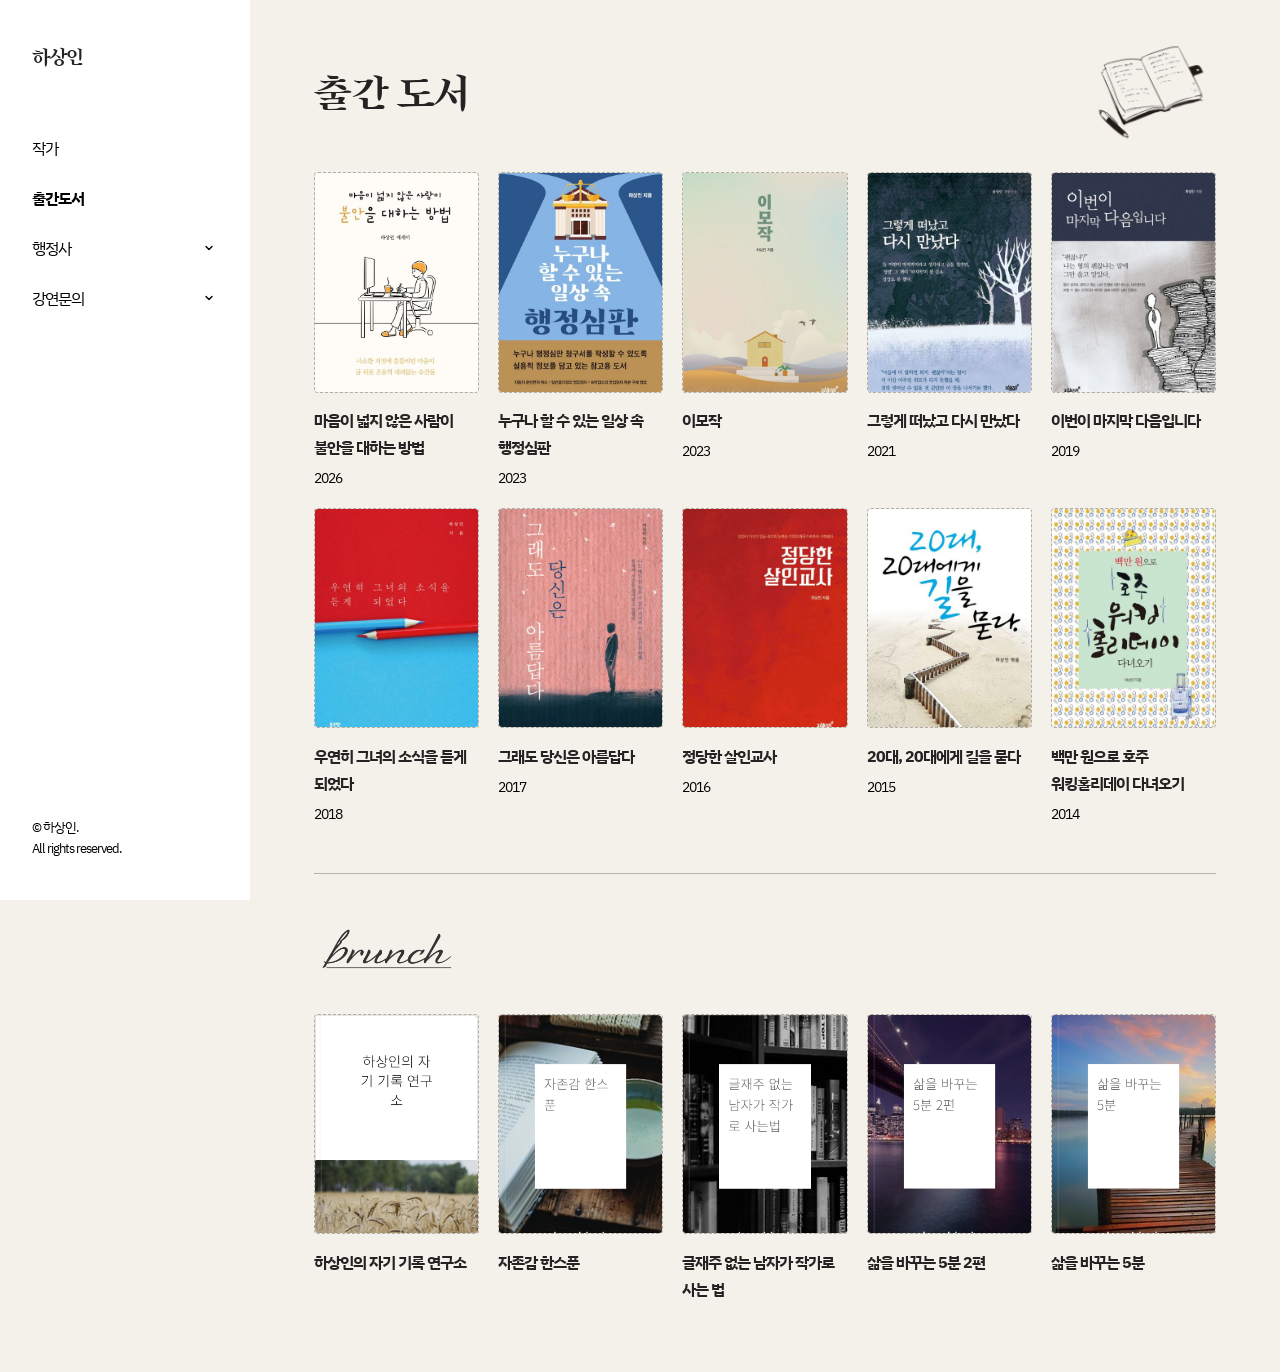
<file: books.html>
<!DOCTYPE html>
<html lang="ko">
<head>
<meta charset="UTF-8">
<meta name="viewport" content="width=device-width, initial-scale=1.0">
<title>하상인 — 출간 도서</title>
<link rel="preconnect" href="https://fonts.googleapis.com">
<link rel="preconnect" href="https://fonts.gstatic.com" crossorigin>
<link href="https://fonts.googleapis.com/css2?family=Song+Myung&family=IBM+Plex+Sans+KR:wght@400;500;700&family=Yellowtail&display=swap" rel="stylesheet">
<link rel="stylesheet" href="css/common.css">
<link rel="stylesheet" href="css/pages.css">
<link rel="icon" href="images/하상인.ico">
</head>
<body>

<div class="layout">

  <aside class="sidebar">
    <div class="sidebar-top">
      <!-- TODO: 실제 이름으로 교체 -->
      <a href="index.html" class="brand">하상인</a>

      <nav class="sidebar-nav">
        <a href="writer.html">작가</a>
        <a href="books.html" class="is-active">출간도서</a>
        <div class="nav-group">
          <div class="nav-group-head">
            <a href="admin.html">행정사</a>
            <button type="button" class="nav-toggle" aria-expanded="false" aria-label="행정사 하위 메뉴 열기">
              <svg class="nav-chevron" width="10" height="10" viewBox="0 0 10 10" aria-hidden="true"><path d="M2 3.5l3 3 3-3" fill="none" stroke="currentColor" stroke-width="1.4" stroke-linecap="round" stroke-linejoin="round"/></svg>
            </button>
          </div>
          <div class="nav-sub">
            <a href="admin.html">전문 업무 분야</a>
            <a href="admin.html#success">성공사례</a>
            <a href="admin.html#consult">상담신청안내</a>
          </div>
        </div>
        <div class="nav-group">
          <div class="nav-group-head">
            <a href="lecture.html">강연문의</a>
            <button type="button" class="nav-toggle" aria-expanded="false" aria-label="강연문의 하위 메뉴 열기">
              <svg class="nav-chevron" width="10" height="10" viewBox="0 0 10 10" aria-hidden="true"><path d="M2 3.5l3 3 3-3" fill="none" stroke="currentColor" stroke-width="1.4" stroke-linecap="round" stroke-linejoin="round"/></svg>
            </button>
          </div>
          <div class="nav-sub">
            <a href="lecture.html">강연 주제</a>
            <a href="lecture.html#history">강연 실적</a>
            <a href="lecture.html#career">경력 / 학력</a>
            <a href="lecture.html#books">저서</a>
            <a href="lecture.html#faq">자주 묻는 질문</a>
            <a href="lecture.html#request-form">섭외요청폼</a>
          </div>
        </div>
      </nav>
    </div>

    <!-- TODO: 실제 이름으로 교체 -->
    <p class="sidebar-footer">© 하상인.<br>All rights reserved.</p>
  </aside>

  <main class="page-main">
    <div class="page-inner">
      <div class="page-header">
        <h1 class="page-title">출간 도서</h1>
        <img src="images/books-illustration.png" alt="" class="books-illustration" aria-hidden="true">
      </div>
      <div class="content-panel">

        <div class="books-grid">
          <!-- TODO: 각 책 표지 이미지로 교체 (아래 div를 <img>로 바꾸세요) -->

          <a href="book.html?id=10" class="book-card">
            <div class="book-cover"><img src="images/book-10.jpg" alt="마음이 넓지 않은 사람이 불안을 대하는 방법"></div>
            <h3 class="book-title">마음이 넓지 않은 사람이 불안을 대하는 방법</h3>
            <p class="book-year">2026</p>
          </a>

          <a href="book.html?id=9" class="book-card">
            <div class="book-cover"><img src="images/book-9.jpg" alt="누구나 할 수 있는 일상 속 행정심판"></div>
            <h3 class="book-title">누구나 할 수 있는 일상 속 행정심판</h3>
            <p class="book-year">2023</p>
          </a>

          <a href="book.html?id=8" class="book-card">
            <div class="book-cover"><img src="images/book-8.jpg" alt="이모작"></div>
            <h3 class="book-title"><!-- TODO -->이모작</h3>
            <p class="book-year"><!-- TODO -->2023</p>
          </a>

          <a href="book.html?id=7" class="book-card">
            <div class="book-cover"><img src="images/book-7.jpg" alt="그렇게 떠났고 다시 만났다"></div>
            <h3 class="book-title"><!-- TODO -->그렇게 떠났고 다시 만났다</h3>
            <p class="book-year">2021</p>
          </a>

          <a href="book.html?id=6" class="book-card">
            <div class="book-cover"><img src="images/book-6.jpg" alt="이번이 마지막 다음입니다"></div>
            <h3 class="book-title"><!-- TODO -->이번이 마지막 다음입니다</h3>
            <p class="book-year">2019</p>
          </a>

          <a href="book.html?id=5" class="book-card">
            <div class="book-cover"><img src="images/book-5.jpg" alt="우연히 그녀의 소식을 듣게 되었다"></div>
            <h3 class="book-title"><!-- TODO -->우연히 그녀의 소식을 듣게 되었다</h3>
            <p class="book-year">2018</p>
          </a>

          <a href="book.html?id=4" class="book-card">
            <div class="book-cover"><img src="images/book-4.jpg" alt="그래도 당신은 아름답다"></div>
            <h3 class="book-title"><!-- TODO -->그래도 당신은 아름답다</h3>
            <p class="book-year">2017</p>
          </a>

          <a href="book.html?id=3" class="book-card">
            <div class="book-cover"><img src="images/book-3.jpg" alt="정당한 살인교사"></div>
            <h3 class="book-title">정당한 살인교사</h3>
            <p class="book-year">2016</p>
          </a>

          <a href="book.html?id=2" class="book-card">
            <div class="book-cover"><img src="images/book-2.jpg" alt="20대, 20대에게 길을 묻다"></div>
            <h3 class="book-title"><!-- TODO -->20대, 20대에게 길을 묻다</h3>
            <p class="book-year">2015</p>
          </a>

          <a href="book.html?id=1" class="book-card">
            <div class="book-cover"><img src="images/book-1.jpg" alt="백만 원으로 호주 워킹홀리데이 다녀오기"></div>
            <h3 class="book-title"><!-- TODO -->백만 원으로 호주 워킹홀리데이 다녀오기</h3>
            <p class="book-year">2014</p>
          </a>
        </div>
      </div>
      <div class="brunch-books-section">
        <a href="https://brunch.co.kr/@hasangin21?tab=works" target="_blank" rel="noopener" class="brunch-logo-link">
          <img src="images/brunch-logo.png" alt="brunch" class="brunch-logo">
        </a>

        <div class="books-grid">
          <a href="https://brunch.co.kr/magazine/self-archive" class="book-card" target="_blank" rel="noopener">
            <div class="book-cover"><img src="images/brunch-cover-5.png" alt="하상인의 자기 기록 연구소"><img src="images/brunch-mark.png" alt="" class="brunch-mark" aria-hidden="true"></div>
            <h3 class="book-title">하상인의 자기 기록 연구소</h3>
          </a>

          <a href="https://brunch.co.kr/brunchbook/1spoon" class="book-card" target="_blank" rel="noopener">
            <div class="book-cover"><img src="images/brunch-cover-4.png" alt="자존감 한스푼"><img src="images/brunch-mark.png" alt="" class="brunch-mark" aria-hidden="true"></div>
            <h3 class="book-title">자존감 한스푼</h3>
          </a>

          <a href="https://brunch.co.kr/brunchbook/gulnamja" class="book-card" target="_blank" rel="noopener">
            <div class="book-cover"><img src="images/brunch-cover-3.png" alt="글재주 없는 남자가 작가로 사는 법"><img src="images/brunch-mark.png" alt="" class="brunch-mark" aria-hidden="true"></div>
            <h3 class="book-title">글재주 없는 남자가 작가로 사는 법</h3>
          </a>

          <a href="https://brunch.co.kr/brunchbook/obun" class="book-card" target="_blank" rel="noopener">
            <div class="book-cover"><img src="images/brunch-cover-2.png" alt="삶을 바꾸는 5분 2편"><img src="images/brunch-mark.png" alt="" class="brunch-mark" aria-hidden="true"></div>
            <h3 class="book-title">삶을 바꾸는 5분 2편</h3>
          </a>

          <a href="https://brunch.co.kr/brunchbook/hasangin212" class="book-card" target="_blank" rel="noopener">
            <div class="book-cover"><img src="images/brunch-cover-1.png" alt="삶을 바꾸는 5분"><img src="images/brunch-mark.png" alt="" class="brunch-mark" aria-hidden="true"></div>
            <h3 class="book-title">삶을 바꾸는 5분</h3>
          </a>
        </div>
      </div>
    </div>
  </main>

</div>

<script src="js/nav.js"></script>

</body>
</html>
</file>
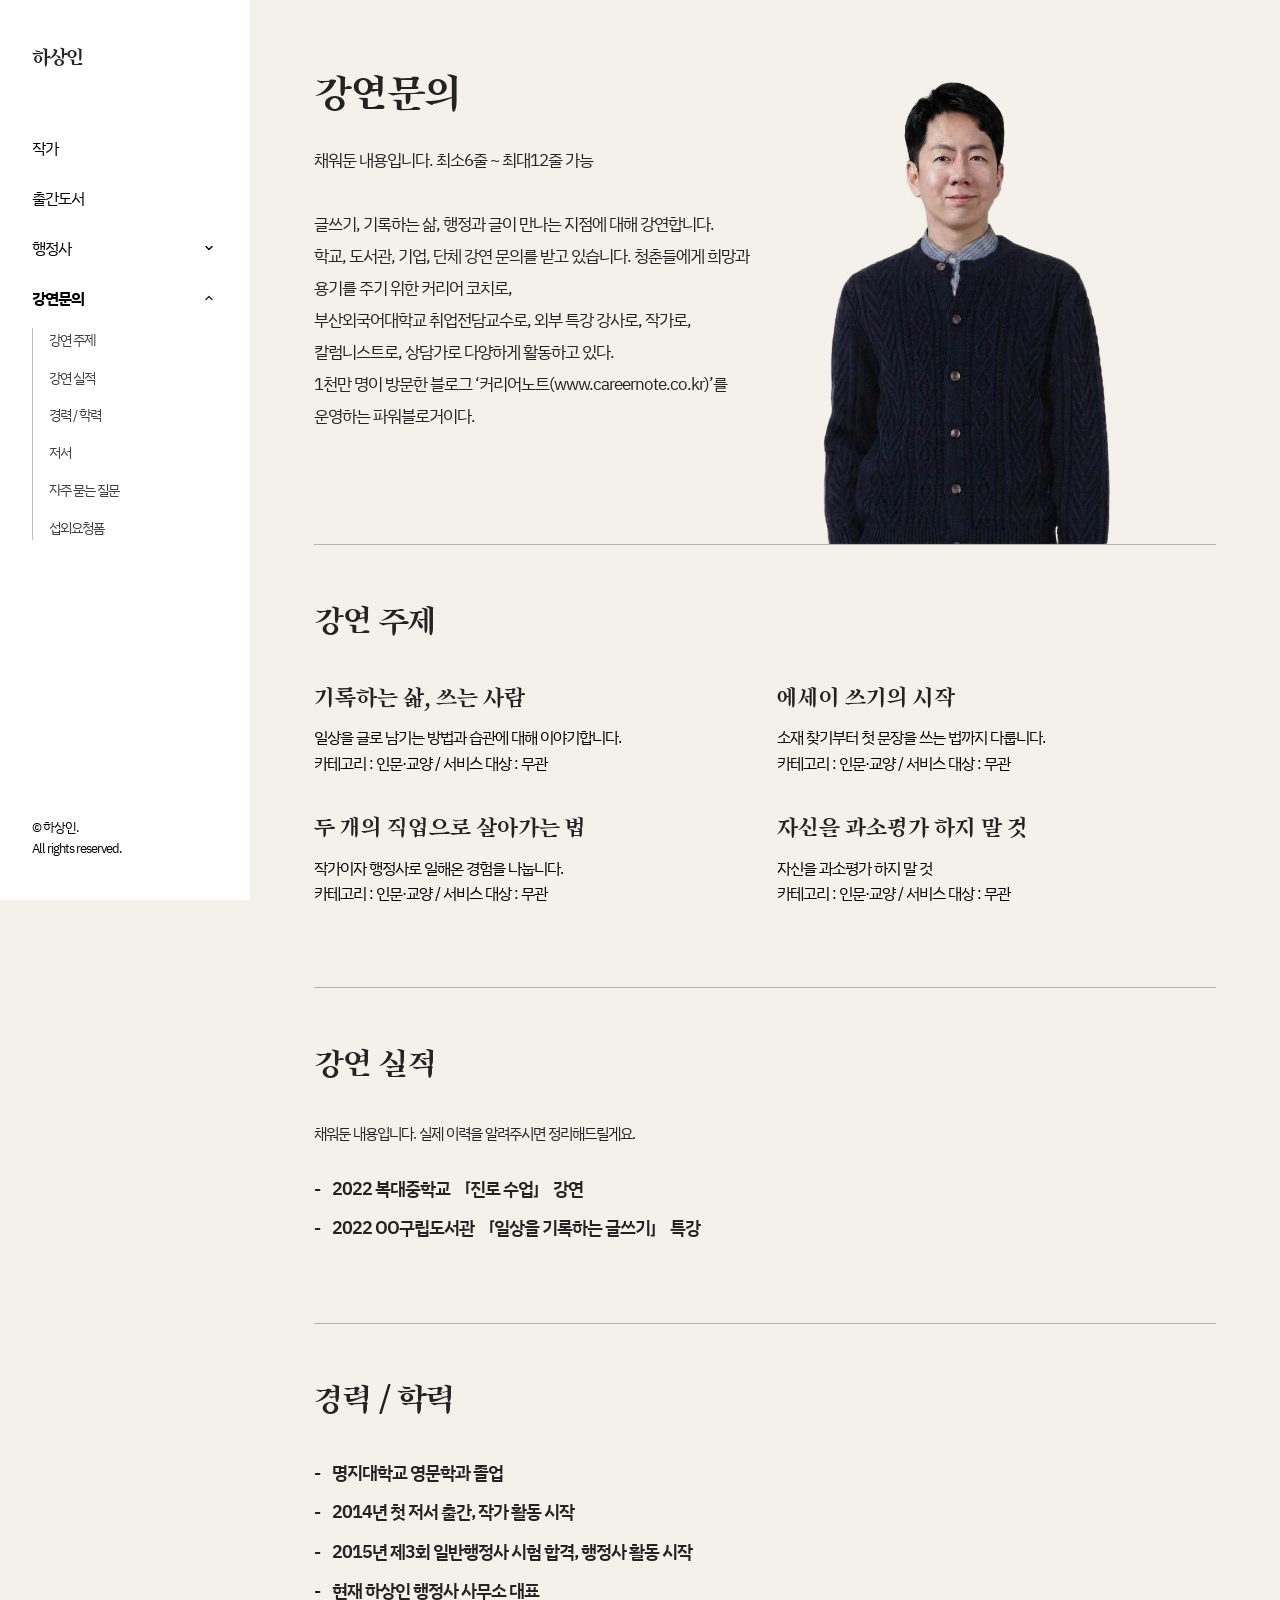
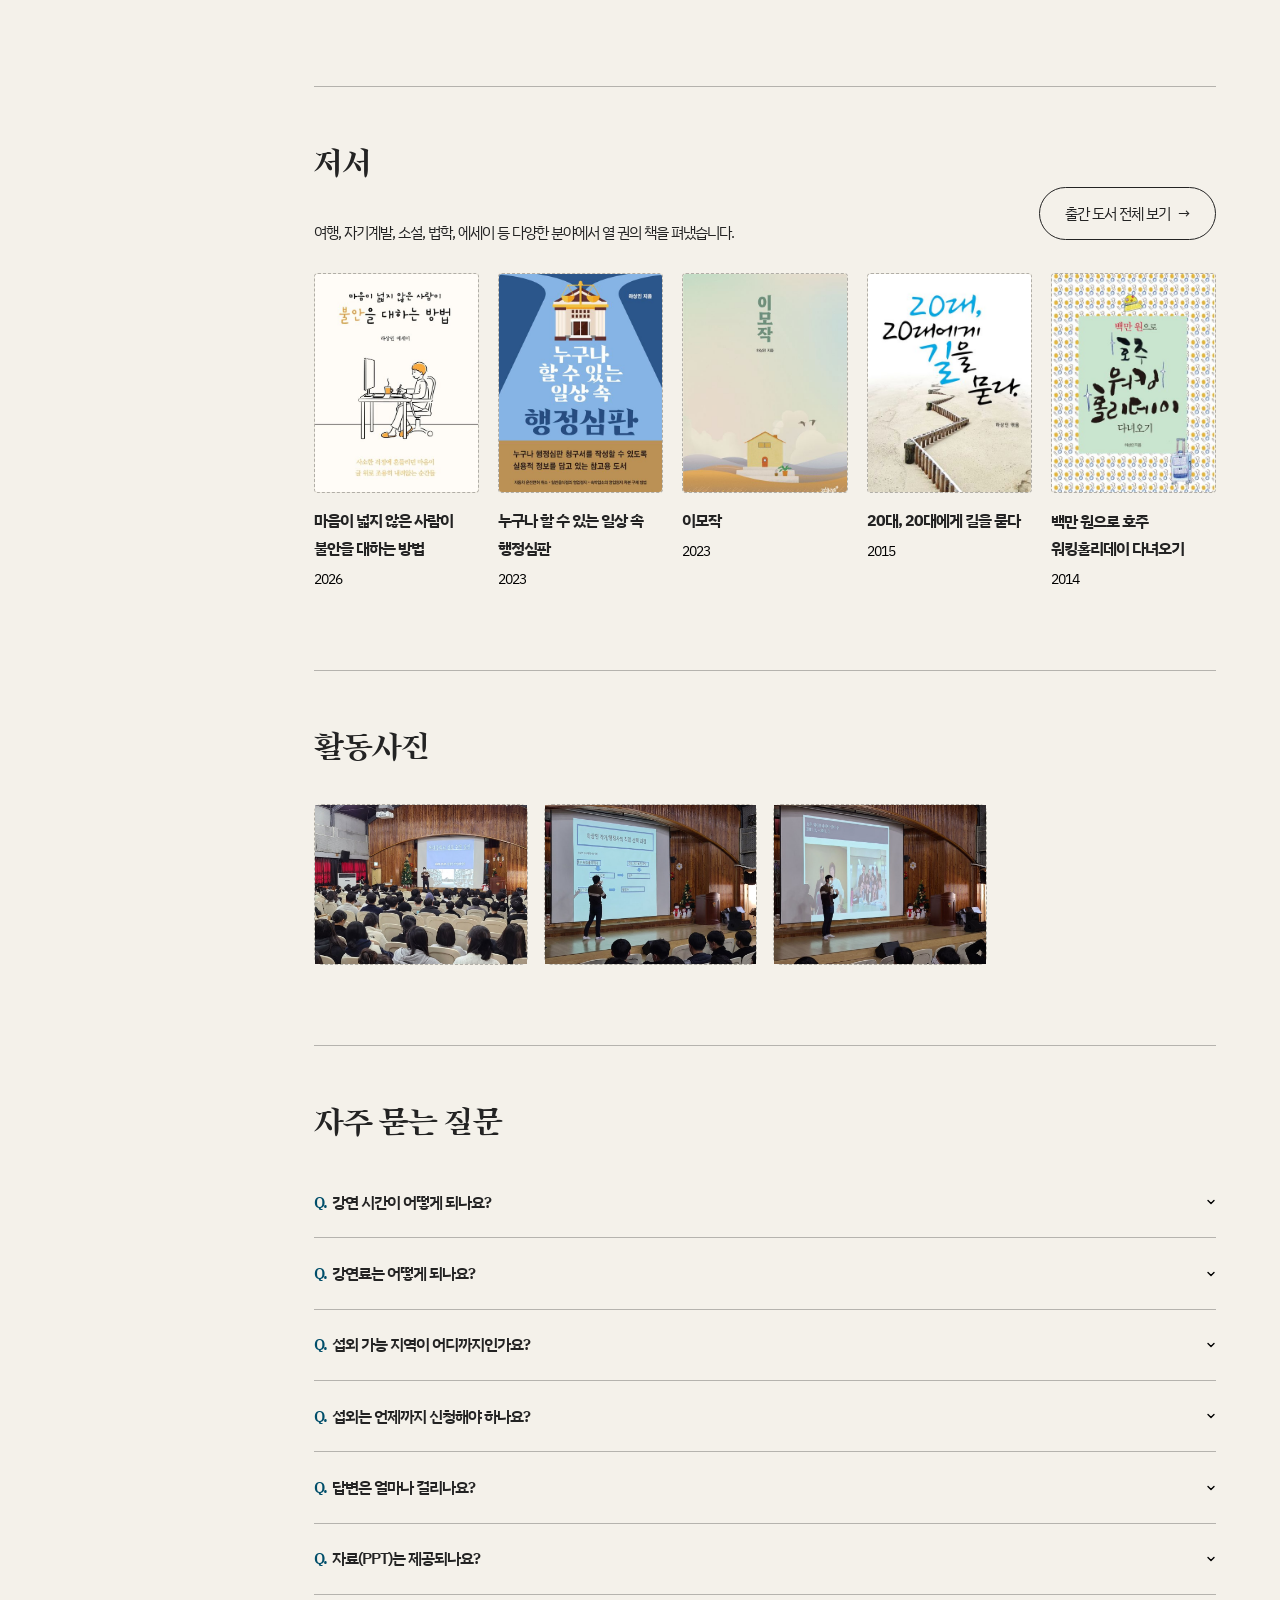
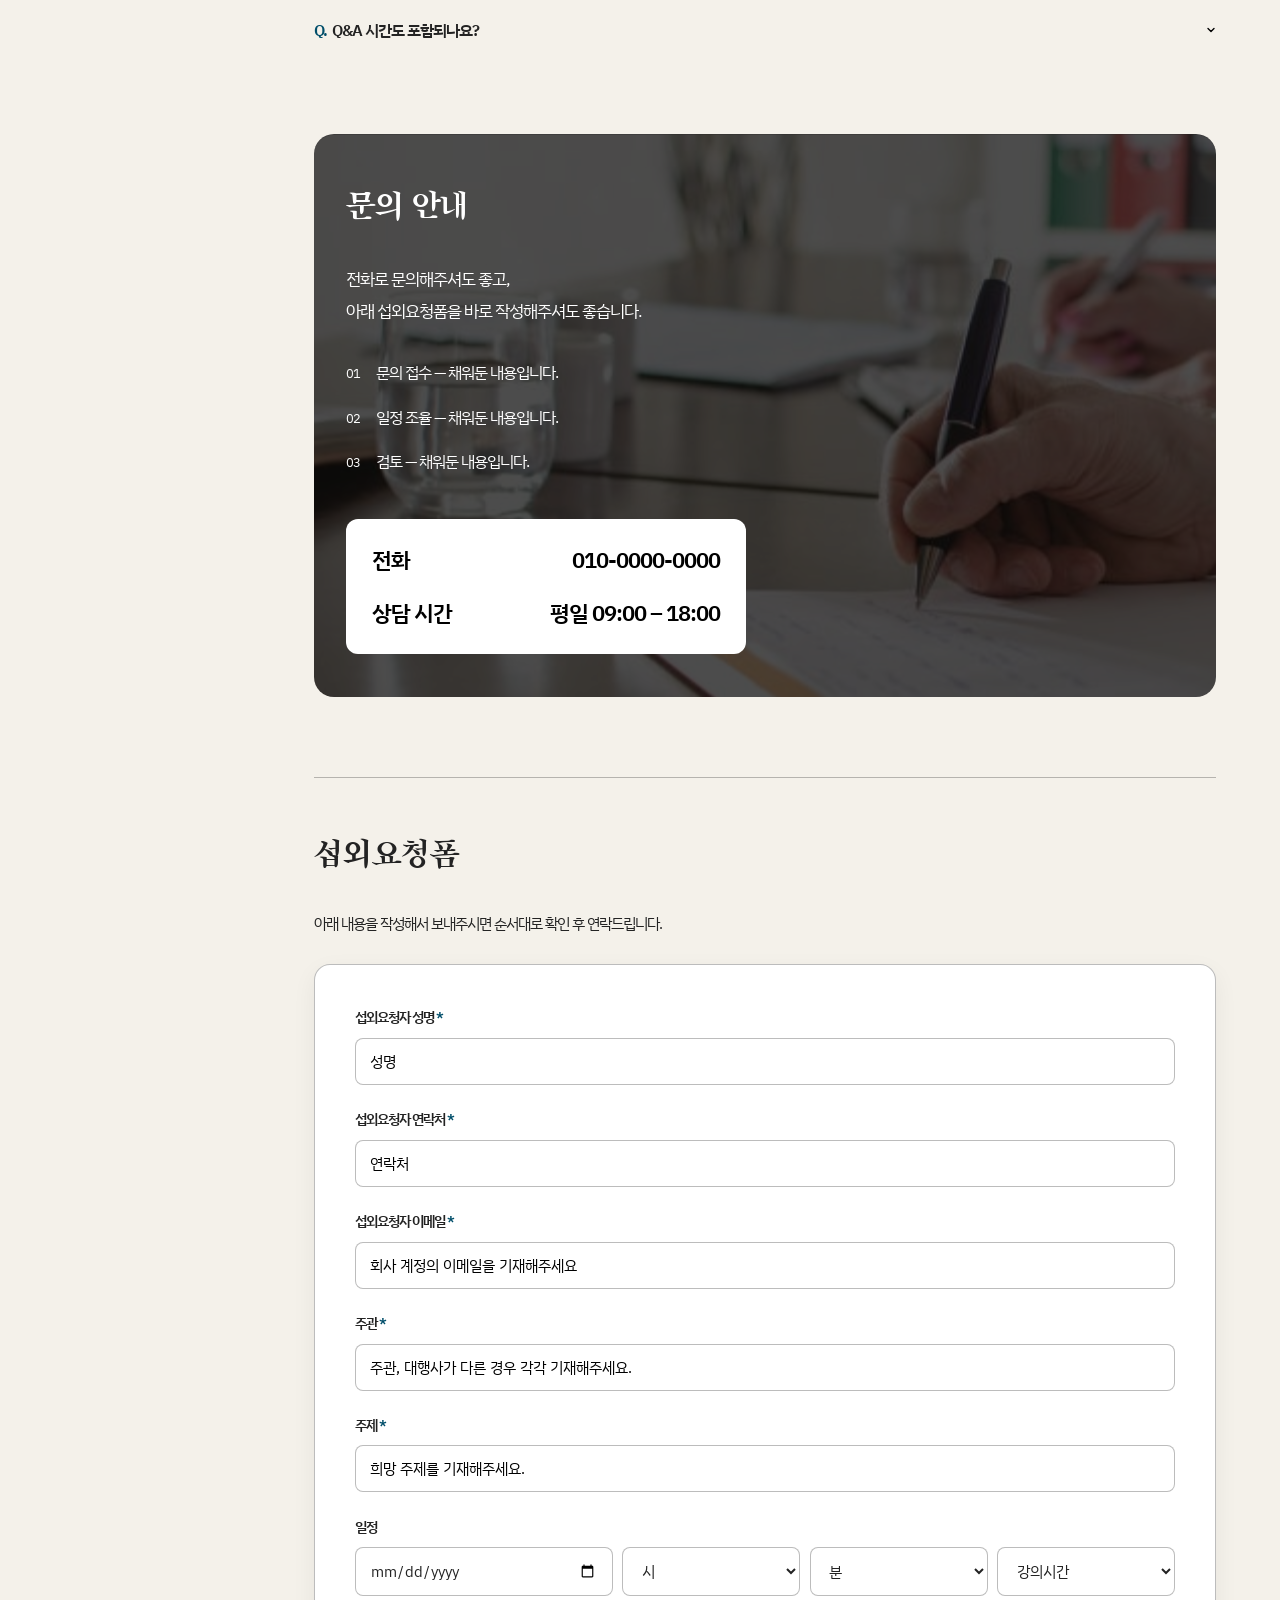
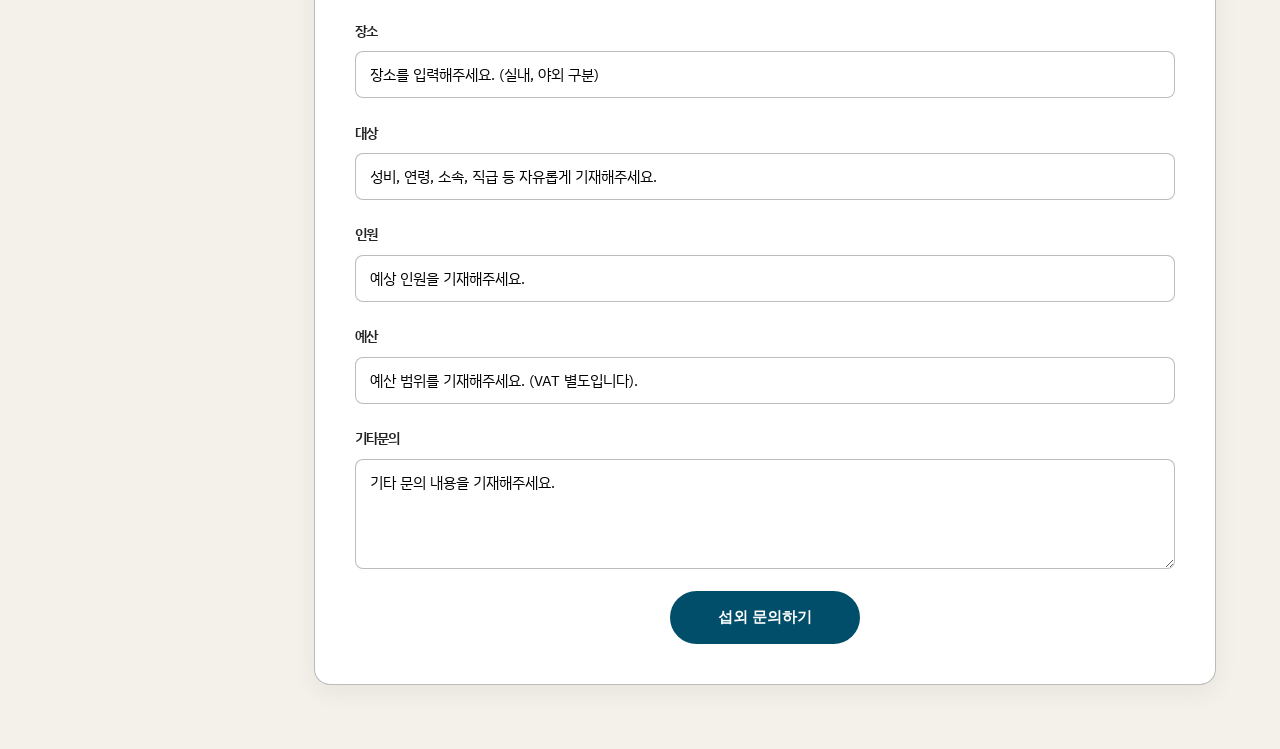
<file: lecture.html>
<!DOCTYPE html>
<html lang="ko">
<head>
<meta charset="UTF-8">
<meta name="viewport" content="width=device-width, initial-scale=1.0">
<title>하상인 — 강연문의</title>
<link rel="preconnect" href="https://fonts.googleapis.com">
<link rel="preconnect" href="https://fonts.gstatic.com" crossorigin>
<link href="https://fonts.googleapis.com/css2?family=Song+Myung&family=IBM+Plex+Sans+KR:wght@400;500;700&display=swap" rel="stylesheet">
<link rel="stylesheet" href="css/common.css">
<link rel="stylesheet" href="css/pages.css">
<link rel="icon" href="images/하상인.ico">
</head>
<body>

<div class="layout">

  <aside class="sidebar">
    <div class="sidebar-top">
      <!-- TODO: 실제 이름으로 교체 -->
      <a href="index.html" class="brand">하상인</a>

      <nav class="sidebar-nav">
        <a href="writer.html">작가</a>
        <a href="books.html">출간도서</a>
        <div class="nav-group">
          <div class="nav-group-head">
            <a href="admin.html">행정사</a>
            <button type="button" class="nav-toggle" aria-expanded="false" aria-label="행정사 하위 메뉴 열기">
              <svg class="nav-chevron" width="10" height="10" viewBox="0 0 10 10" aria-hidden="true"><path d="M2 3.5l3 3 3-3" fill="none" stroke="currentColor" stroke-width="1.4" stroke-linecap="round" stroke-linejoin="round"/></svg>
            </button>
          </div>
          <div class="nav-sub">
            <a href="admin.html">전문 업무 분야</a>
            <a href="admin.html#success">성공사례</a>
            <a href="admin.html#consult">상담신청안내</a>
          </div>
        </div>
        <div class="nav-group">
          <div class="nav-group-head">
            <a href="lecture.html" class="is-active">강연문의</a>
            <button type="button" class="nav-toggle" aria-expanded="false" aria-label="강연문의 하위 메뉴 열기">
              <svg class="nav-chevron" width="10" height="10" viewBox="0 0 10 10" aria-hidden="true"><path d="M2 3.5l3 3 3-3" fill="none" stroke="currentColor" stroke-width="1.4" stroke-linecap="round" stroke-linejoin="round"/></svg>
            </button>
          </div>
          <div class="nav-sub">
            <a href="lecture.html">강연 주제</a>
            <a href="lecture.html#history">강연 실적</a>
            <a href="lecture.html#career">경력 / 학력</a>
            <a href="lecture.html#books">저서</a>
            <a href="lecture.html#faq">자주 묻는 질문</a>
            <a href="lecture.html#request-form">섭외요청폼</a>
          </div>
        </div>
        
      </nav>
    </div>

    <!-- TODO: 실제 이름으로 교체 -->
    <p class="sidebar-footer">© 하상인.<br>All rights reserved.</p>
  </aside>

  <main class="page-main">
    <div class="page-inner">

      <div class="lecture-hero">

        <div class="lecture-hero-text">
          <h1 class="page-title">강연문의</h1>
          <p class="lecture-detail-desc">
            채워둔 내용입니다. 최소6줄 ~ 최대12줄 가능<br><br>
            글쓰기, 기록하는 삶, 행정과 글이 만나는 지점에 대해 강연합니다.<br>
            학교, 도서관, 기업, 단체 강연 문의를 받고 있습니다.
            청춘들에게 희망과 용기를 주기 위한 커리어 코치로,<br>
            부산외국어대학교 취업전담교수로, 외부 특강 강사로, 작가로, 칼럼니스트로, 상담가로 다양하게 활동하고 있다.<br>
            1천만 명이 방문한 블로그 ‘커리어노트(www.careernote.co.kr)’를 운영하는 파워블로거이다.<br>
          </p>
        </div>

        <div class="lecture-hero-photo">
          <!-- TODO: 실제 프로필 사진으로 교체 -->
          <img src="images/profile-lecture.png" alt="하상인 강연자">
        </div>
      </div>


      <!-- 1. 강연 주제 -->
      <section class="admin-section" id="topics">
        <h2 class="admin-section-title">강연 주제</h2>

        <div class="case-grid-compact">
          <div class="case-item">
            <span class="case-name">기록하는 삶, 쓰는 사람</span>
            <p class="case-desc">
              일상을 글로 남기는 방법과 습관에 대해 이야기합니다. <br>
              카테고리 : 인문·교양  / 서비스 대상 : 무관
            </p>
          </div>
          <div class="case-item">
            <span class="case-name">에세이 쓰기의 시작</span>
            <p class="case-desc">
              소재 찾기부터 첫 문장을 쓰는 법까지 다룹니다.<br>
              카테고리 : 인문·교양  / 서비스 대상 : 무관
            </p>
          </div>
          <div class="case-item">
            <span class="case-name">두 개의 직업으로 살아가는 법</span>
            <p class="case-desc">
              작가이자 행정사로 일해온 경험을 나눕니다.<br>
              카테고리 : 인문·교양  / 서비스 대상 : 무관
            </p>
          </div>
          <div class="case-item">
            <span class="case-name">자신을 과소평가 하지 말 것</span>
            <p class="case-desc">
              자신을 과소평가 하지 말 것<br>
              카테고리 : 인문·교양  / 서비스 대상 : 무관
            </p>
          </div>
        </div>
      </section>

      <!-- 2. 강연 실적 -->
      <section class="admin-section" id="history">
        <h2 class="admin-section-title">강연 실적</h2>
        <p class="consult-hours">채워둔 내용입니다. 실제 이력을 알려주시면 정리해드릴게요.</p>

        <ul class="admin-career-list">
          <li><!-- TODO -->2022 복대중학교 「진로 수업」 강연</li>
          <li><!-- TODO -->2022 OO구립도서관 「일상을 기록하는 글쓰기」 특강</li>
        </ul>
      </section>

      <!-- 3. 경력 / 학력 -->
      <section class="admin-section" id="career">
        <h2 class="admin-section-title">경력 / 학력</h2>

        <ul class="admin-career-list">
          <li><!-- TODO -->명지대학교 영문학과 졸업</li>
          <li><!-- TODO -->2014년 첫 저서 출간, 작가 활동 시작</li>
          <li><!-- TODO -->2015년 제3회 일반행정사 시험 합격, 행정사 활동 시작</li>
          <li><!-- TODO -->현재 하상인 행정사 사무소 대표</li>
        </ul>
      </section>

      <!-- 4. 저서 -->
      <section class="admin-section" id="books">
        <h2 class="admin-section-title">저서</h2>
        <p class="consult-hours"><!-- TODO -->여행, 자기계발, 소설, 법학, 에세이 등 다양한 분야에서 열 권의 책을 펴냈습니다.</p>
        <a href="books.html" class="pill-btn">출간 도서 전체 보기 <span aria-hidden="true">→</span></a>
        <div class="books-grid">
          <!-- TODO: 각 책 표지 이미지로 교체 (아래 div를 <img>로 바꾸세요) -->

          <a href="book.html?id=10" class="book-card">
            <div class="book-cover"><img src="images/book-10.jpg" alt="마음이 넓지 않은 사람이 불안을 대하는 방법"></div>
            <h3 class="book-title">마음이 넓지 않은 사람이 불안을 대하는 방법</h3>
            <p class="book-year">2026</p>
          </a>

          <a href="book.html?id=9" class="book-card">
            <div class="book-cover"><img src="images/book-9.jpg" alt="누구나 할 수 있는 일상 속 행정심판"></div>
            <h3 class="book-title">누구나 할 수 있는 일상 속 행정심판</h3>
            <p class="book-year">2023</p>
          </a>

          <a href="book.html?id=8" class="book-card">
            <div class="book-cover"><img src="images/book-8.jpg" alt="이모작"></div>
            <h3 class="book-title"><!-- TODO -->이모작</h3>
            <p class="book-year"><!-- TODO -->2023</p>
          </a>
          
          <a href="book.html?id=2" class="book-card">
            <div class="book-cover"><img src="images/book-2.jpg" alt="20대, 20대에게 길을 묻다"></div>
            <h3 class="book-title"><!-- TODO -->20대, 20대에게 길을 묻다</h3>
            <p class="book-year">2015</p>
          </a>

          <a href="book.html?id=1" class="book-card">
            <div class="book-cover"><img src="images/book-1.jpg" alt="백만 원으로 호주 워킹홀리데이 다녀오기"></div>
            <h3 class="book-title"><!-- TODO -->백만 원으로 호주 워킹홀리데이 다녀오기</h3>
            <p class="book-year">2014</p>
          </a>
          
        </div>
      </section>

      <!-- 5. 기사 및 인터뷰 -->
      <!-- <section class="admin-section" id="press">
        <h2 class="admin-section-title">기사 및 인터뷰</h2>
        <p class="consult-hours"><a href="https://blog.naver.com/hasangin21/222935335323">기사</a></p>
      </section> -->

      <!-- 6. 활동사진 -->
      <section class="admin-section" id="photos">
        <h2 class="admin-section-title">활동사진</h2>
        <p class="consult-hours"><!-- TODO --></p>

        <div class="photo-grid">
          <!-- TODO: 실제 강연/활동 사진으로 교체 (아래 div를 <img>로 바꾸세요) -->
          <div class="photo-placeholder"><img src="images/lecture_photo1.jpg" alt="활동 사진 1"></div>
          <div class="photo-placeholder"><img src="images/lecture_photo2.jpg" alt="활동 사진 2"></div>
          <div class="photo-placeholder"><img src="images/lecture_photo3.jpg" alt="활동 사진 3"></div>
          <!-- <div class="photo-placeholder"><img src="images/lecture_photo1.jpg" alt="활동 사진 1"></div> -->
        </div>
      </section>

      <!-- 7. 자주 묻는 질문 -->
      <section class="admin-section" id="faq">
        <h2 class="admin-section-title">자주 묻는 질문</h2>

        <div class="faq-list">
          <details class="faq-item">
            <summary class="faq-question">강연 시간이 어떻게 되나요?
              <svg class="faq-chevron" width="10" height="10" viewBox="0 0 10 10" aria-hidden="true"><path d="M2 3.5l3 3 3-3" fill="none" stroke="currentColor" stroke-width="1.4" stroke-linecap="round" stroke-linejoin="round"/></svg>
            </summary>
            <p class="faq-answer">기본 1시간이며, 요청에 따라 조정 가능합니다.</p>
          </details>
          <details class="faq-item">
            <summary class="faq-question">강연료는 어떻게 되나요?
              <svg class="faq-chevron" width="10" height="10" viewBox="0 0 10 10" aria-hidden="true"><path d="M2 3.5l3 3 3-3" fill="none" stroke="currentColor" stroke-width="1.4" stroke-linecap="round" stroke-linejoin="round"/></svg>
            </summary>
            <p class="faq-answer">기관 규모와 강연 형태에 따라 다르므로 문의 시 안내드립니다.</p>
          </details>
          <details class="faq-item">
            <summary class="faq-question">섭외 가능 지역이 어디까지인가요?
              <svg class="faq-chevron" width="10" height="10" viewBox="0 0 10 10" aria-hidden="true"><path d="M2 3.5l3 3 3-3" fill="none" stroke="currentColor" stroke-width="1.4" stroke-linecap="round" stroke-linejoin="round"/></svg>
            </summary>
            <p class="faq-answer"><!-- TODO: 교통비 별도 여부 확인 필요 -->전국 어디든 가능합니다.</p>
          </details>
          <details class="faq-item">
            <summary class="faq-question">섭외는 언제까지 신청해야 하나요?
              <svg class="faq-chevron" width="10" height="10" viewBox="0 0 10 10" aria-hidden="true"><path d="M2 3.5l3 3 3-3" fill="none" stroke="currentColor" stroke-width="1.4" stroke-linecap="round" stroke-linejoin="round"/></svg>
            </summary>
            <p class="faq-answer"><!-- TODO: 실제 리드타임 확인 필요 -->최소 2주 전 신청을 권장드립니다.</p>
          </details>
          <details class="faq-item">
            <summary class="faq-question">답변은 얼마나 걸리나요?
              <svg class="faq-chevron" width="10" height="10" viewBox="0 0 10 10" aria-hidden="true"><path d="M2 3.5l3 3 3-3" fill="none" stroke="currentColor" stroke-width="1.4" stroke-linecap="round" stroke-linejoin="round"/></svg>
            </summary>
            <p class="faq-answer"><!-- TODO: 실제 소요 기간 확인 필요 -->영업일 기준 3일 이내 답변드립니다.</p>
          </details>
          <details class="faq-item">
            <summary class="faq-question">자료(PPT)는 제공되나요?
              <svg class="faq-chevron" width="10" height="10" viewBox="0 0 10 10" aria-hidden="true"><path d="M2 3.5l3 3 3-3" fill="none" stroke="currentColor" stroke-width="1.4" stroke-linecap="round" stroke-linejoin="round"/></svg>
            </summary>
            <p class="faq-answer">네, 강연 자료를 함께 제공해 드립니다.</p>
          </details>
          <details class="faq-item">
            <summary class="faq-question">Q&amp;A 시간도 포함되나요?
              <svg class="faq-chevron" width="10" height="10" viewBox="0 0 10 10" aria-hidden="true"><path d="M2 3.5l3 3 3-3" fill="none" stroke="currentColor" stroke-width="1.4" stroke-linecap="round" stroke-linejoin="round"/></svg>
            </summary>
            <p class="faq-answer">네, 강연 후 10~15분 정도 Q&amp;A 시간을 진행합니다.</p>
          </details>
        </div>
      </section>

      <section id="consult" class="admin-section">
        <h2 class="admin-section-title">문의 안내</h2>

        <p class="book-detail-desc"><!-- TODO -->
          전화로 문의해주셔도 좋고,<br>
          아래 섭외요청폼을 바로 작성해주셔도 좋습니다.
        </p>

        <ol class="consult-steps">
          <li><span>01</span>문의 접수 — 채워둔 내용입니다.</li>
          <li><span>02</span>일정 조율 — 채워둔 내용입니다.</li>
          <li><span>03</span>검토 — 채워둔 내용입니다.</li>
        </ol>

        <div class="consult-info">
          <div class="consult-info-row">
            <span class="consult-info-label">전화</span>
            <a href="tel:0100000000" class="consult-info-value">010-0000-0000</a>
          </div>
          <div class="consult-info-row">
            <span class="consult-info-label">상담 시간</span>
            <span class="consult-info-value">평일 09:00 – 18:00</span>
          </div>
        </div>
      </section>

      <section class="admin-section" id="request-form">
        <h2 class="admin-section-title">섭외요청폼</h2>
        <p class="consult-hours">아래 내용을 작성해서 보내주시면 순서대로 확인 후 연락드립니다.</p>

        <!--
          구글폼 "강연 요청"에 실제로 연결된 상태입니다.
          (action 주소와 각 entry 코드는 구글폼에서 직접 확인해서 채운 값입니다)
        -->
        <div class="request-form-card">
        <form
          id="requestForm"
          class="request-form"
          action="https://docs.google.com/forms/d/e/1FAIpQLSfB7gas2jEH_sMSVdl_RNIpEGx-1m5SYXf_1p8cFvgyqfhZIA/formResponse"
          method="POST"
          target="hidden_iframe"
        >
            <!-- <label class="request-form-legend">섭외요청자 <span class="required">*</span></label> -->

          <div class="request-form-row">
            <label for="reqName">섭외요청자 성명 <span class="required">*</span></label>
            <input type="text" id="reqName" name="entry.1696307814" placeholder="성명" required>
          </div>
          <div class="request-form-row">
            <label for="reqPhone">섭외요청자 연락처 <span class="required">*</span></label>
            <input type="tel" id="reqPhone" name="entry.778219001" placeholder="연락처" required>
          </div>
          <div class="request-form-row">
            <label for="reqEmail">섭외요청자 이메일 <span class="required">*</span></label>
            <input type="email" id="reqEmail" name="entry.1296656941" placeholder="회사 계정의 이메일을 기재해주세요" required>
          </div>

          <div class="request-form-row">
            <label for="reqOrg">주관 <span class="required">*</span></label>
            <input type="text" id="reqOrg" name="entry.1207706891" placeholder="주관, 대행사가 다른 경우 각각 기재해주세요." required>
          </div>

          <div class="request-form-row">
            <label for="reqTopic">주제 <span class="required">*</span></label>
            <input type="text" id="reqTopic" name="entry.196973620" placeholder="희망 주제를 기재해주세요." required>
          </div>

          <div class="request-form-row">
            <label>일정</label>
            <div class="request-form-schedule">
              <input type="date" id="reqDate" required>
              <!-- 구글폼의 날짜 질문은 year/month/day를 각각 별도 필드로 받기 때문에,
                   제출 직전 스크립트가 위 date 입력값을 아래 3개 hidden 필드로 나눠 채웁니다. -->
              <input type="hidden" id="reqYear" name="entry.1064910114_year">
              <input type="hidden" id="reqMonth" name="entry.1064910114_month">
              <input type="hidden" id="reqDay" name="entry.1064910114_day">

              <select id="reqHour" name="entry.1064910114_hour">
                <option value="">시</option>
                <script>
                  for (let h = 0; h < 24; h++) {
                    document.write(`<option value="${h}">${h}시</option>`);
                  }
                </script>
              </select>
              <select id="reqMinute" name="entry.1064910114_minute">
                <option value="">분</option>
                <option value="0">00분</option>
                <option value="30">30분</option>
              </select>
              <select id="reqDuration" name="entry.1601401644">
                <option value="">강의시간</option>
                <option value="1시간">1시간</option>
                <option value="1시간 30분">1시간 30분</option>
                <option value="2시간">2시간</option>
                <option value="2시간 이상">2시간 이상</option>
              </select>
            </div>
          </div>

          <div class="request-form-row">
            <label for="reqPlace">장소</label>
            <input type="text" id="reqPlace" name="entry.84223020" placeholder="장소를 입력해주세요. (실내, 야외 구분)">
          </div>

          <div class="request-form-row">
            <label for="reqAudience">대상</label>
            <input type="text" id="reqAudience" name="entry.301774129" placeholder="성비, 연령, 소속, 직급 등 자유롭게 기재해주세요.">
          </div>

          <div class="request-form-row">
            <label for="reqCount">인원</label>
            <input type="text" id="reqCount" name="entry.1746227745" placeholder="예상 인원을 기재해주세요.">
          </div>

          <div class="request-form-row">
            <label for="reqBudget">예산</label>
            <input type="text" id="reqBudget" name="entry.46893865" placeholder="예산 범위를 기재해주세요. (VAT 별도입니다).">
          </div>

          <div class="request-form-row">
            <label for="reqEtc">기타문의</label>
            <textarea id="reqEtc" name="entry.1310980513" rows="4" placeholder="기타 문의 내용을 기재해주세요."></textarea>
          </div>

          <button type="submit" class="request-form-submit" id="requestFormSubmit">섭외 문의하기</button>
          <p class="request-form-status" id="requestFormStatus" hidden>보내드렸습니다. 확인 후 순서대로 연락드리겠습니다.</p>
        </form>
        </div>

        <!-- 구글폼으로 제출할 때 페이지 이동 없이 조용히 보내기 위한 숨김 iframe -->
        <iframe name="hidden_iframe" id="hidden_iframe" style="display:none;"></iframe>
      </section>
    </div>
  </main>

</div>

<script>
  const requestForm = document.getElementById('requestForm');
  const statusEl = document.getElementById('requestFormStatus');
  const hiddenIframe = document.getElementById('hidden_iframe');
  const submitBtn = document.getElementById('requestFormSubmit');

  if (requestForm) {
    let submitted = false;

    requestForm.addEventListener('submit', () => {
      // 날짜 입력값(YYYY-MM-DD)을 구글폼이 요구하는 year/month/day로 분리
      const dateVal = document.getElementById('reqDate').value;
      if (dateVal) {
        const [y, m, d] = dateVal.split('-');
        document.getElementById('reqYear').value = y;
        document.getElementById('reqMonth').value = String(Number(m));
        document.getElementById('reqDay').value = String(Number(d));
      }
      submitted = true;
      submitBtn.disabled = true;
    });

    hiddenIframe.addEventListener('load', () => {
      if (submitted) {
        statusEl.hidden = false;
        requestForm.reset();
        submitBtn.disabled = false;
      }
    });
  }
</script>
<script src="js/nav.js"></script>

</body>
</html>
</file>
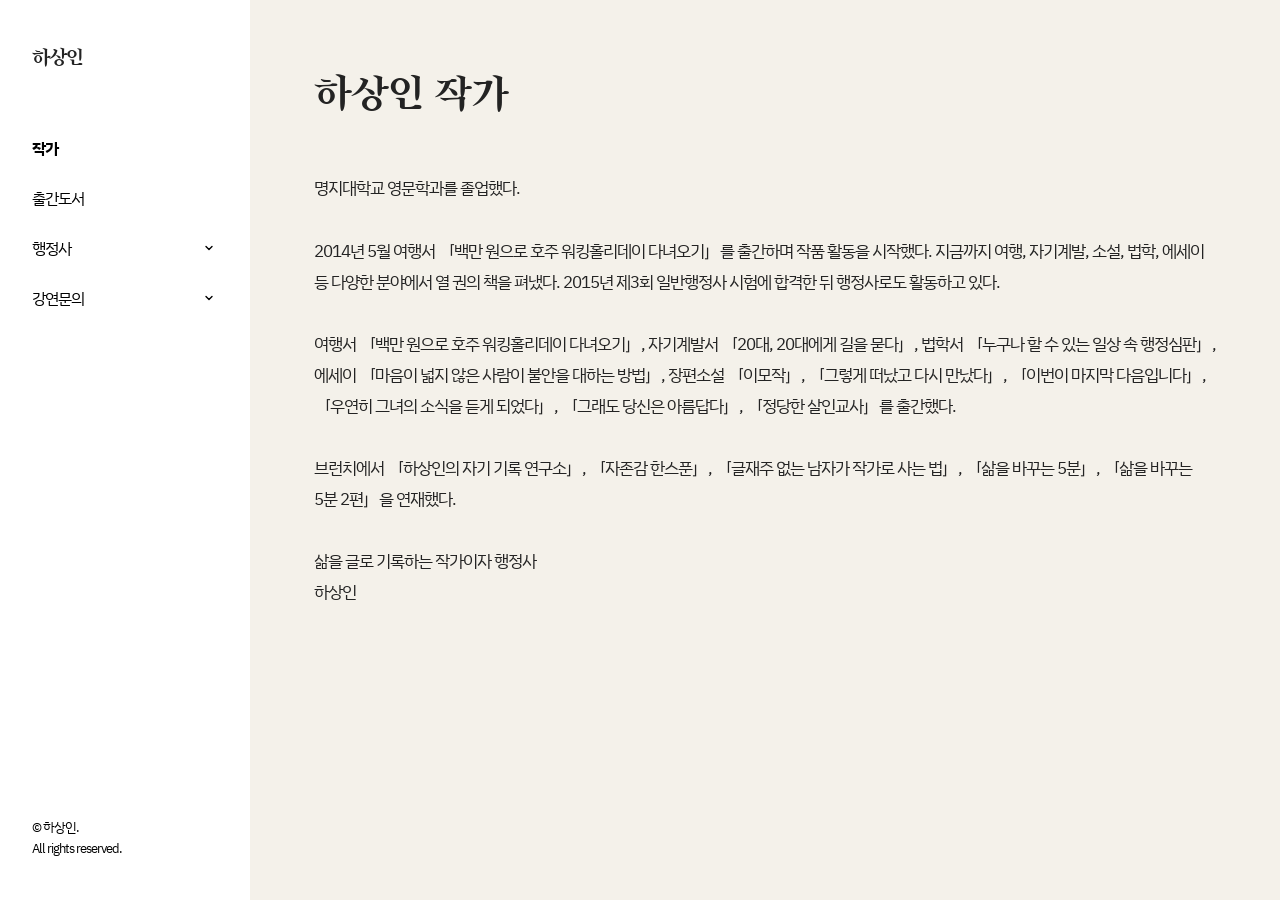
<file: writer.html>
<!DOCTYPE html>
<html lang="ko">
<head>
<meta charset="UTF-8">
<meta name="viewport" content="width=device-width, initial-scale=1.0">
<title>하상인 — 작가</title>
<link rel="preconnect" href="https://fonts.googleapis.com">
<link rel="preconnect" href="https://fonts.gstatic.com" crossorigin>
<link href="https://fonts.googleapis.com/css2?family=Song+Myung&family=IBM+Plex+Sans+KR:wght@400;500;700&display=swap" rel="stylesheet">
<link rel="stylesheet" href="css/common.css">
<link rel="stylesheet" href="css/pages.css">
<link rel="icon" href="images/하상인.ico">
</head>
<body>

<div class="layout">

  <aside class="sidebar">
    <div class="sidebar-top">
      <!-- TODO: 실제 이름으로 교체 -->
      <a href="index.html" class="brand">하상인</a>

      <nav class="sidebar-nav">
        <a href="writer.html" class="is-active">작가</a>
        <a href="books.html">출간도서</a>
        <div class="nav-group">
          <div class="nav-group-head">
            <a href="admin.html">행정사</a>
            <button type="button" class="nav-toggle" aria-expanded="false" aria-label="행정사 하위 메뉴 열기">
              <svg class="nav-chevron" width="10" height="10" viewBox="0 0 10 10" aria-hidden="true"><path d="M2 3.5l3 3 3-3" fill="none" stroke="currentColor" stroke-width="1.4" stroke-linecap="round" stroke-linejoin="round"/></svg>
            </button>
          </div>
          <div class="nav-sub">
            <a href="admin.html">전문 업무 분야</a>
            <a href="admin.html#success">성공사례</a>
            <a href="admin.html#consult">상담신청안내</a>
          </div>
        </div>
        <div class="nav-group">
          <div class="nav-group-head">
            <a href="lecture.html">강연문의</a>
            <button type="button" class="nav-toggle" aria-expanded="false" aria-label="강연문의 하위 메뉴 열기">
              <svg class="nav-chevron" width="10" height="10" viewBox="0 0 10 10" aria-hidden="true"><path d="M2 3.5l3 3 3-3" fill="none" stroke="currentColor" stroke-width="1.4" stroke-linecap="round" stroke-linejoin="round"/></svg>
            </button>
          </div>
          <div class="nav-sub">
            <a href="lecture.html">강연 주제</a>
            <a href="lecture.html#history">강연 실적</a>
            <a href="lecture.html#career">경력 / 학력</a>
            <a href="lecture.html#books">저서</a>
            <a href="lecture.html#faq">자주 묻는 질문</a>
            <a href="lecture.html#request-form">섭외요청폼</a>
          </div>
        </div>
      </nav>
    </div>

    <!-- TODO: 실제 이름으로 교체 -->
    <p class="sidebar-footer">© 하상인.<br>All rights reserved.</p>
  </aside>

  <main class="page-main">
    <div class="page-inner">
      <div class="page-header">
        <h1 class="page-title">하상인 작가</h1>
      </div>
      <div class="profile-content">
        명지대학교 영문학과를 졸업했다.
        <br><br>
        2014년 5월 여행서 「백만 원으로 호주 워킹홀리데이 다녀오기」를 출간하며 작품 활동을 시작했다. 지금까지 여행, 자기계발, 소설, 법학, 에세이 등 다양한 분야에서 열 권의 책을 펴냈다.
        2015년 제3회 일반행정사 시험에 합격한 뒤 행정사로도 활동하고 있다.
        <br><br>
        여행서 「백만 원으로 호주 워킹홀리데이 다녀오기」,
        자기계발서 「20대, 20대에게 길을 묻다」,
        법학서 「누구나 할 수 있는 일상 속 행정심판」,
        에세이 「마음이 넓지 않은 사람이 불안을 대하는 방법」,
        장편소설 「이모작」, 「그렇게 떠났고 다시 만났다」, 「이번이 마지막 다음입니다」, 「우연히 그녀의 소식을 듣게 되었다」, 「그래도 당신은 아름답다」, 「정당한 살인교사」를 출간했다.
        <br><br>
        브런치에서 「하상인의 자기 기록 연구소」, 「자존감 한스푼」, 「글재주 없는 남자가 작가로 사는 법」, 「삶을 바꾸는 5분」, 「삶을 바꾸는 5분 2편」을 연재했다.
        <br><br>
        삶을 글로 기록하는 작가이자 행정사<br>
        하상인
      </div>
    </div>
  </main>

</div>

<script src="js/nav.js"></script>

</body>
</html>
</file>
<file: css/common.css>
:root{
  --paper: #F4F1EA;
  --paper-soft: #EFEBE1;
  --ink: #232323;
  --ink-soft: #000;
  --line: rgba(35,35,35,0.3);
  --line-strong: rgba(35,35,35,0.22);
  --accent: #004E6A;

  --serif: "Song Myung", serif;
  --sans: "IBM Plex Sans KR", sans-serif;
}

*{ box-sizing: border-box; margin: 0; padding: 0;}

body{
  margin: 0;
  background: var(--paper);
  color: var(--ink);
  font-family: var(--sans);
  letter-spacing: -1px;
  word-break: keep-all;
}

a{ color: inherit; }

a:focus-visible, button:focus-visible{
  outline: 2px solid var(--ink);
  outline-offset: 3px;
}

@media (prefers-reduced-motion: reduce){
  *{ transition: none !important; }
}

.page-inner{
  width: 100%;
  max-width: 1000px;
  margin: 0 auto;
}

.pill-btn{
  display: inline-flex;
  align-items: center;
  gap: .5rem;
  padding: .8rem 1.6rem;
  border: 1px solid var(--ink);
  border-radius: 999px;
  font-size: .92rem;
  text-decoration: none;
  color: var(--ink);
  transition: 0.225s ease-in-out;
}
.pill-btn:hover{
  background: var(--ink);
  color: var(--paper);
  transform: translateY(-2px);
  box-shadow: 0 6px 16px rgba(35,35,35,0.18);
}
.pill-btn:active{ transform: translateY(0); box-shadow: none; }

.layout{
  display: flex;
  min-height: 100vh;
}

.sidebar{
  width: 250px;
  flex-shrink: 0;
  background-color: #fff;
  display: flex;
  flex-direction: column;
  justify-content: space-between;
  padding: 2.5rem 2rem;
  position: sticky;
  top: 0;
  height: 100vh;
}

.brand{
  display: block;
  font-family: var(--serif);
  font-size: 1.3rem;
  text-decoration: none;
  color: var(--ink);
  margin-bottom: 3rem;
}

.sidebar-nav{
  display: flex;
  flex-direction: column;
  font-size: .98rem;
}
.sidebar-nav > a{
  display: block;
  height: 50px;
  line-height: 50px;
  text-decoration: none;
  color: var(--ink-soft);
}
.sidebar-nav a:hover,
.sidebar-nav a.is-active{
  font-weight: 700;
}

.nav-group{
  cursor: pointer;
}
.nav-group-head{
  display: flex;
  align-items: center;
  justify-content: space-between;
  gap: .5rem;
  height: 50px;
}
.nav-group-head > a{
  height: 50px;
  line-height: 50px;
  text-decoration: none;
  color: var(--ink-soft);
}
.nav-group a:hover{ font-weight: 700; }

.nav-toggle{
  background: none;
  border: none;
  margin: 0;
  padding: .25rem;
  color: var(--ink-soft);
  cursor: pointer;
  display: flex;
  align-items: center;
  justify-content: center;
}
.nav-chevron{
  display: block;
  transition: transform .2s ease;
}
.nav-group.is-open .nav-toggle{ color: var(--ink); }
.nav-group.is-open .nav-chevron{ transform: rotate(180deg); }

.nav-sub{
  display: none;
  flex-direction: column;
  gap: .85rem;
  padding-left: 1rem;
  border-left: 1px solid var(--line);
  margin-top: 5px;
}
.nav-group.is-open .nav-sub{ display: flex; }
.nav-sub a{
  text-decoration: none;
  font-size: .88rem;
  color: var(--ink-soft);
  opacity: .75;
}

.sidebar-footer{
  font-size: .8rem;
  color: var(--ink-soft);
  margin: 0;
}

@media (max-width: 860px){
  .layout{ flex-direction: column; }
  .sidebar{
    width: 100%;
    height: auto;
    position: relative;
    border-right: none;
    border-bottom: 1px solid var(--line);
    flex-direction: row;
    align-items: center;
    justify-content: space-between;
    padding: 1.25rem 1.5rem;
  }
  .sidebar-top{ display: flex; align-items: center; gap: 2rem; }
  .brand{ margin-bottom: 0; }
  .sidebar-nav{ flex-direction: row; gap: 1.5rem; }
  .nav-group{ position: relative; }
  .nav-group-head{ margin-bottom: 0; }
  .nav-toggle{ display: none; }
  .nav-sub,
  .nav-group.is-open .nav-sub{ display: none; }
  .sidebar-footer{ display: none; }
}

.page-header{
  display: block;
  position: relative;
  margin: 0 0 3rem;
}

.page-title{
  display: block;
  margin: 0;
  font-family: var(--serif);
  font-weight: 400;
  font-size: clamp(2rem, 3.6vw, 2.7rem);
  line-height: 1.4;
}
</file>
<file: css/home.css>
/* ==========================================================================
   home.css — index.html(메인) 전용 스타일
   common.css를 먼저 불러온 뒤 이 파일을 적용합니다.
   ========================================================================== */

body{
  min-height: 100vh;
  line-height: 1.6;
}

/* ---------- decorative column grid ---------- */
.grid-lines{
  position: fixed;
  inset: 0;
  z-index: 0;
  max-width: 1800px;
  margin: 0 auto;
  display: grid;
  grid-template-columns: repeat(2, 1fr);
  pointer-events: none;
}
.grid-lines span{ border-left: 1px solid var(--line); height: 100%; }
.grid-lines span.center{ border-left: 1px solid var(--line-strong); }

/* ---------- Hero ---------- */
#top{
  position: relative;
  z-index: 1;
  min-height: 100vh;
  display: flex;
  align-items: center;
}

.hero{
  max-width: 1400px;
  width: 100%;
  margin: 0 auto;
  padding: clamp(2rem, 6vw, 4rem) 0;
}

.hero-tagline{
  position: absolute;
  top: 40px;
  left: 0;
  right: 0;
  text-align: center;
  font-size: .92rem;
  letter-spacing: .06em;
  color: var(--ink-soft);
  margin: 0;
  padding: 0 1rem;
}

.hero-split{
  display: grid;
  grid-template-columns: 1fr 1fr;
}

.hero-col{ padding: 0 clamp(1.5rem, 6vw, 5rem); }

.hero-eyebrow{
  display: block;
  font-size: .78rem;
  letter-spacing: .18em;
  color: var(--ink-soft);
  margin-bottom: 1.25rem;
}

.hero-name{ margin: 0 0 1.5rem; line-height: .95; }
.hero-given{
  display: block;
  font-family: var(--serif);
  font-weight: 400;
  font-size: clamp(2.4rem, 5vw, 3.6rem);
  color: var(--ink);
}
.hero-role{
  display: block;
  font-family: var(--serif);
  font-weight: 400;
  font-size: clamp(2.6rem, 5.4vw, 4rem);
  color: var(--ink-soft);
}
.hero-role--admin{ color: var(--ink); }

.hero-desc{
  max-width: 34ch;
  color: var(--ink-soft);
  font-size: 1rem;
  margin: 0 0 2rem;
}

@media (max-width: 780px){
  #top{ height: 100vh; min-height: 100vh; align-items: stretch; }

  .hero{
    height: 100%;
    max-width: none;
    padding: 0;
    display: flex;
    flex-direction: column;
  }

  .hero-tagline{
    position: static;
    height: 6vh;
    display: flex;
    align-items: end;
    justify-content: center;
    font-size: clamp(.75rem, 3.2vw, .92rem);
    line-height: 1.3;
    overflow: hidden;
  }

  .hero-split{
    flex: 1 1 auto;
    height: 94vh;
    display: grid;
    grid-template-columns: 1fr;
    grid-template-rows: 1fr 1fr;
  }
  .hero-col{
    padding: 0 clamp(1.25rem, 6vw, 2.5rem);
    display: flex;
    flex-direction: column;
    justify-content: center;
    overflow: auto;
  }
  .hero-col:first-child{ border-bottom: 1px solid var(--line); }
  .grid-lines{ display: none; }
}

/* ---------- Popup banner ---------- */
.popup-banner{
  position: fixed;
  top: 50px;
  right: 50px;
  z-index: 10;
  width: 300px;
  box-shadow: 0 12px 28px rgba(35,35,35,0.22);
}
.popup-banner a{ display: block; }
.popup-banner img{
  display: block;
  width: 100%;
  height: auto;
}
.popup-close{
  position: absolute;
  top: -12px;
  right: -12px;
  width: 28px;
  height: 28px;
  border: 1px solid var(--ink);
  border-radius: 50%;
  background: var(--paper);
  color: var(--ink);
  font-size: 1.1rem;
  line-height: 1;
  cursor: pointer;
  display: flex;
  align-items: center;
  justify-content: center;
}
.popup-close:hover{
  background: var(--ink);
  color: var(--paper);
}
.popup-banner.is-hidden{ display: none; }

@media (max-width: 780px){
  .popup-banner{
    top: 50%;
    left: 50%;
    right: auto;
    bottom: auto;
    width: 70%;
    max-width: none;
    margin-left: 0;
    transform: translate(-50%, -50%);
  }
}
</file>
<file: css/pages.css>
/* ==========================================================================
   pages.css — writer / books / book / admin / lecture 공통 페이지 스타일
   common.css를 먼저 불러온 뒤 이 파일을 적용합니다.
   ========================================================================== */

body{ line-height: 1.7; }

/* ---------- Profile ---------- */

.profile-content{
  color: var(--ink);
  font-size: 1.05rem;
  line-height: 1.85;
}

.eyebrow{
  display: block;
  font-size: .78rem;
  letter-spacing: .18em;
  color: var(--ink-soft);
  margin-bottom: 1rem;
}

@media (max-width: 860px){
}

/* ---------- Books listing page ---------- */
.page-main{
  flex: 1;
  min-width: 0;
  padding: clamp(1.5rem, 6vw, 4rem);
}

.content-panel{
  /* max-width: 900px; */
}


.page-eyebrow{
  font-size: .78rem;
  letter-spacing: .18em;
  color: var(--ink-soft);
  font-weight: 700;
}

.books-header{
  display: flex;
  align-items: flex-start;
  justify-content: space-between;
  gap: 1.5rem;
  margin-bottom: 3rem;
}
.books-header .page-title{ margin-bottom: 0; }

.books-illustration{
  position: absolute;
  top: -40px; 
  right: 0;
  width: 140px;
}

.brunch-books-section{
  margin-top: 3rem;
  padding-top: 3rem;
  border-top: 1px solid var(--line);
}

.brunch-logo-link{
  display: inline-block;
  margin: 0 0 2rem;
  transition: opacity .2s ease-in-out;
}
.brunch-logo-link:hover{ opacity: .7; }

.brunch-logo{
  height: 52px;
  width: auto;
  display: block;
}

.brunch-books-section .book-cover{ position: relative; }

.brunch-books-section .book-cover::before{
  content: "";
  position: absolute;
  inset: 0;
  background: rgba(20, 18, 16, 0);
  transition: background-color .35s ease;
  z-index: 1;
  pointer-events: none;
}
.brunch-books-section .book-card:hover .book-cover::before{
  background: rgba(20, 18, 16, .45);
}

.brunch-books-section .book-cover img.brunch-mark{
  position: absolute;
  z-index: 2;
  left: 50%;
  top: 50%;
  width: 20%;
  height: auto;
  object-fit: contain;
  opacity: 0;
  transform: translate(-50%, -50%) scale(.85);
  transition: opacity .35s ease, transform .35s ease;
  pointer-events: none;
}
.brunch-books-section .book-card:hover .book-cover img.brunch-mark{
  opacity: .95;
  transform: translate(-50%, -50%) scale(1);
}

.books-grid{
  display: grid;
  grid-template-columns: repeat(5, minmax(0, 1fr));
  gap: clamp(.75rem, 1.5vw, 1.5rem);
}

@media (max-width: 1200px){
  .books-grid{ grid-template-columns: repeat(4, minmax(0, 1fr)); }
}
@media (max-width: 640px){
  .books-grid{ grid-template-columns: repeat(3, minmax(0, 1fr)); }
}

.book-card{
  text-decoration: none;
  color: var(--ink);
  display: block;
}

.book-cover{
  aspect-ratio: 3 / 4;
  background: var(--paper-soft);
  border: 1px dashed var(--line);
  border-radius: 4px;
  display: grid;
  place-items: center;
  text-align: center;
  color: var(--ink-soft);
  font-size: 1rem;
  margin-bottom: .9rem;
  overflow: hidden;
}
.book-cover img{
  width: 100%;
  height: 100%;
  object-fit: cover;
}
.book-cover span{ padding: 1rem; }

.book-title{
  font-size: 1rem;
  margin: 0 0 .3rem;
}

.book-year{
  font-size: .85rem;
  color: var(--ink-soft);
  margin: 0;
}

/* ---------- Book detail page ---------- */
.back-link{
  display: inline-block;
  font-size: .88rem;
  color: var(--ink-soft);
  text-decoration: none;
  margin-bottom: 2.5rem;
}
.back-link:hover{ color: var(--ink); }

.book-detail{
  display: flex;
  gap: clamp(2rem, 5vw, 5rem);
  align-items: flex-start;
  flex-wrap: wrap;
}

.book-detail-left{
  display: flex;
  flex-direction: column;
  align-items: stretch;
  gap: 1rem;
  width: 320px;
  max-width: 100%;
  flex-shrink: 0;
}

.book-action-row{
  display: flex;
  gap: 8px;
}

.book-action-btn{
  flex: 1;
  display: flex;
  align-items: center;
  justify-content: center;
  padding: 0.8rem 1rem;
  border-radius: 0;
  font-size: 1.05rem;
  font-weight: 600;
  text-decoration: none;
  text-align: center;
  border: 1px solid transparent;
  transition: background-color .2s ease-in-out,
              border-color .2s ease-in-out,
              color .2s ease-in-out,
              filter .2s ease-in-out;
}

.book-action-btn--primary{
  background: var(--accent);
  border-color: var(--accent);
  color: #fff;
}

.book-action-btn--secondary{
  background: var(--paper);
  border-color: #B7B3A8;
  color: var(--ink);
}

.book-detail-cover{
  width: 100%;
  aspect-ratio: 3 / 4;
  background: var(--paper-soft);
  border: 1px dashed var(--line);
  border-radius: 4px;
  display: grid;
  place-items: center;
  text-align: center;
  color: var(--ink-soft);
  overflow: hidden;
}
.book-detail-cover img{
  width: 100%;
  height: 100%;
  object-fit: cover;
}
.book-detail-cover span{ padding: 1.5rem; }

.book-links-list{
  list-style: none;
  margin: .9rem 0 0;
  padding: 0;
  display: flex;
  flex-direction: column;
  gap: .5rem;
  font-size: 1rem;
}
.book-links-list:empty{ display: none; }
.book-links-list a{
  display: inline-flex;
  align-items: center;
  gap: .35rem;
  text-decoration: none;
}
.book-links-list a:hover{ color: var(--accent); text-decoration: underline; text-underline-offset: 3px; font-weight: 500; }
.book-links-list a span[aria-hidden]{
  font-size: .8rem;
  transition: transform .2s ease-in-out;
}
.book-links-list a:hover span[aria-hidden]{ transform: translateX(2px); }

.book-links-list__text{
  display: inline-flex;
  color: var(--ink-soft);
}

.book-detail-info{ flex: 1; min-width: 280px; max-width: 640px; }

.book-detail-desc{
  font-size: 1.05rem;
  margin: 1.2rem 0 0 0 ;
  line-height: 2rem;
}

/* ---------- Admin page ---------- */
.admin-section + .admin-section{ margin-top: 5rem; }

.admin-section{
  padding-top: 3rem;
  border-top: 1px solid var(--line);
  scroll-margin-top: 2rem;
}

.admin-section-title{
  font-family: var(--serif);
  font-weight: 400;
  font-size: clamp(1.6rem, 3vw, 2.1rem);
  margin: 0 0 1.75rem;
}

.admin-section#books{
  position: relative;
}
.admin-section#books .pill-btn{
  position: absolute;
  top: 100px;
  right: 0;
}



#consult{
  background: var(--accent);
  border-radius: 20px;
  padding: 2.7rem 2rem;
  color: #fff;
  background:#000000b3 url(../images/contact.png) no-repeat left bottom 69%;
  background-blend-mode: multiply;
}

.consult-hours{
  font-size: .92rem;
  margin: 0 0 1.75rem;
}

.consult-steps{
  list-style: none;
  margin: 2rem 0;
  padding: 0;
  max-width: 640px;
  display: flex;
  flex-direction: column;
  gap: 1.1rem;
}
.consult-steps li{
  display: flex;
  gap: 1rem;
  align-items: baseline;
  font-size: 1rem;
}
.consult-steps li span{
  font-size: .8rem;
  flex-shrink: 0;
}

.consult-info{
  display: flex;
  flex-direction: column;
  gap: .9rem;
  max-width: 400px;
  margin-top: 2.7rem;
  padding: 1.4rem 1.6rem;
  border-radius: 12px;
  /* border: 1px solid #fff; */
  background-color: #fff;
  font-size: 1.4rem;
  color: #000;
}

.consult-info-row{
  display: flex;
  align-items: baseline;
  justify-content: space-between;
  gap: 1rem;
  font-weight: 600;
}

.consult-info-value{
  text-decoration: none;
}
a.consult-info-value:hover{ text-decoration: underline; }

/* ---------- Field tabs + compact case grid ---------- */


.field-tabs{
  display: grid;
  grid-template-columns: repeat(auto-fill, minmax(190px, 1fr));
  gap: .7rem;
  margin-bottom: 2.5rem;
  max-width: 900px;
}

.field-tab{
  display: flex;
  align-items: flex-start;
  gap: .65rem;
  text-align: left;
  font-family: var(--sans);
  background: #fff;
  border: 1px solid #000;
  border-radius: 8px;
  padding: .8rem .95rem;
  cursor: pointer;
  transition: border-color .2s ease-in-out, background-color .2s ease-in-out, color .2s ease-in-out;
}
.field-tab:hover{ border-color: var(--ink); }
.field-tab.is-active{
  background: var(--accent);
  border-color: var(--accent);
}

.field-tab-num{
  font-family: var(--serif);
  font-size: 1rem;
  color: var(--ink-soft);
  flex-shrink: 0;
  line-height: 1.4;
}
.field-tab.is-active .field-tab-num{ color: var(--paper); opacity: .7; }

.field-tab-name{
  font-size: .95rem;
  font-weight: 600;
  color: var(--ink);
  line-height: 1.4;
}
.field-tab.is-active .field-tab-name{ color: var(--paper); font-weight: 700; }

.field-panel{ display: none; }
.field-panel.is-active{ display: block; }

.field-desc{
  font-size: .95rem;
  color: var(--ink-soft);
  margin: 0 0 1.75rem;
}

.case-grid-compact{
  display: grid;
  grid-template-columns: repeat(2, 1fr);
  gap: 2rem 1.5rem;
}

.case-item{
  display: flex;
  flex-direction: column;
  gap: .7rem;
}

.case-name{
  font-family: var(--serif);
  font-size: 1.5rem;
  font-weight: 400;
  letter-spacing: 0;
  color: var(--ink);
}

.case-desc{
  font-size: 1rem;
  color: var(--ink-soft);
  margin: -.3rem 0 0;
  line-height: 1.6;
}

.submenu-links{
  display: flex;
  flex-direction: column;
  gap: .6rem;
}

.submenu-btn{
  display: flex;
  align-items: center;
  justify-content: space-between;
  gap: 1rem;
  border-radius: 14px;
  border: 1px solid #000;
  background: #fff;
  padding: 1rem 1.25rem;
  text-decoration: none;
  color: var(--ink);
  font-size: .95rem;
  font-weight: 500;
  line-height: 1.5;
  transition: background-color .25s cubic-bezier(.4,0,.2,1),
              color .25s cubic-bezier(.4,0,.2,1),
              transform .25s cubic-bezier(.4,0,.2,1),
              box-shadow .25s cubic-bezier(.4,0,.2,1);
}
.submenu-btn span[aria-hidden]{
  flex-shrink: 0;
  font-size: 1.05rem;
  color: var(--ink-soft);
  transition: transform .25s cubic-bezier(.4,0,.2,1), color .25s cubic-bezier(.4,0,.2,1);
}
.submenu-btn:hover{
  background-color: rgba(138,223,255,0.27);
  border: 1px solid var(--ink);
  color: var(--accent);
  transform: translateY(-2px);
  box-shadow: 0 10px 24px rgba(35,35,35,0.16);

}
.submenu-btn:hover span[aria-hidden]{
  color: var(--accent);
  transform: translate(3px, -3px);
}

/* ---------- Lecture request form (섭외요청폼) ---------- */
.request-form-card{
  width: 100%;
  background: #fff;
  border: 1px solid var(--line);
  border-radius: 16px;
  padding: clamp(1.5rem, 4vw, 2.5rem);
  box-shadow: 0 8px 24px rgba(35,35,35,0.06);
}

.request-form{
  display: flex;
  flex-direction: column;
  gap: 1.4rem;
}

.request-form-group{
  display: flex;
  flex-direction: column;
  gap: .9rem;
  padding-bottom: 1.4rem;
  border-bottom: 1px solid var(--line);
}

.request-form-legend{
  font-size: .85rem;
  font-weight: 600;
  color: var(--ink);
}
.request-form-legend .required{ color: var(--accent); }

.request-form-row{
  display: flex;
  flex-direction: column;
  gap: .5rem;
}
.request-form-row > label{
  font-size: .9rem;
  font-weight: 600;
  color: var(--ink);
}
.request-form-row > label .required{ color: var(--accent); }

.request-form input[type="text"],
.request-form input[type="tel"],
.request-form input[type="email"],
.request-form input[type="date"],
.request-form select,
.request-form textarea{
  width: 100%;
  padding: .75rem .9rem;
  border: 1px solid var(--line);
  border-radius: 8px;
  background: #fff;
  color: var(--ink);
  font-family: var(--sans);
  font-size: .95rem;
}
.request-form input::placeholder,
.request-form textarea::placeholder{
  color: var(--ink-soft);
}
.request-form input:focus,
.request-form select:focus,
.request-form textarea:focus{
  outline: 2px solid var(--accent);
  outline-offset: 1px;
}

.request-form-schedule{
  display: flex;
  flex-wrap: wrap;
  gap: .6rem;
}
.request-form-schedule input[type="date"]{ flex: 1 1 180px; }
.request-form-schedule select{ flex: 1 1 100px; }

.request-form-submit{
  align-self: center;
  padding: 1rem 3rem;
  background: var(--accent);
  color: #fff;
  border: none;
  border-radius: 100px;
  font-size: .95rem;
  font-weight: 600;
  cursor: pointer;
  transition: filter .2s ease-in-out, transform .2s ease-in-out;
}
.request-form-submit:hover{ filter: brightness(1.1); }
.request-form-submit:active{ transform: translateY(1px); }

.request-form-status{
  margin: 40px 0;
  text-align: center;
  font-size: 1.5rem;
  color: var(--accent);
  font-weight: 600;

}

@media (max-width: 640px){
  .field-tabs{ grid-template-columns: 1fr 1fr; gap: .5rem; }
  .field-tab{ padding: .65rem .8rem; }
  .field-tab-name{ font-size: .82rem; }
  .case-grid-compact{ grid-template-columns: 1fr; }
  .books-illustration{ display: none; }
}

/* ---------- Admin hero (badge, name, quote, career, photo) ---------- */
.admin-hero{
  position: relative;
  min-height: 480px;
}

.admin-hero-text{ max-width: 400px;}

.admin-hero-title-row{
  display: flex;
  align-items: center;
  gap: .8rem;
  margin-bottom: 1rem;
}

.admin-badge{ width: 44px; height: 44px; flex-shrink: 0; }

.admin-hero-name{
  font-family: var(--serif);
  font-weight: 400;
  font-size: clamp(1.8rem, 3.2vw, 2.4rem);
  margin: 0;
}

.admin-hero-quote{
  font-size: 1rem;
  color: var(--ink);
}

.admin-career-badge{
  display: inline-block;
  background: var(--accent);
  color: #fff;
  font-size: .85rem;
  font-weight: 500;
  padding: 0.5rem 1.5rem;
  margin: 2rem 0 1.2rem;
  letter-spacing: 0;
}

.admin-career-list{
  list-style: none;
  margin: 0;
  padding: 0;
  display: flex;
  flex-direction: column;
  gap: .6rem;
}
.admin-career-list li{
  font-size: 1.1rem;
  font-weight: 600;
  color: var(--ink);
  padding-left: 1.1rem;
  position: relative;
}
.admin-career-list li::before{
  content: "-";
  position: absolute;
  left: 0;
  color: var(--ink);
}

.admin-hero-photo {
  position: absolute;
  bottom: 0;
  left: 54%;
  width: 280px;
  max-width: 100%;
}
.admin-hero-photo img{
  width: 100%;
  height: auto;
  display: block;
}


/* ---------- Expertise 3-card grid ---------- */
.expertise-title{
  font-family: var(--serif);
  font-weight: 400;
  font-size: clamp(1.6rem, 3vw, 2.2rem);
  margin: 0 0 2rem;
}

.expertise-grid{
  display: grid;
  grid-template-columns: repeat(3, 1fr);
  gap: 1.25rem;
}

.expertise-card{
  position: relative;
  overflow: hidden;
  background: #14161c;
  border-radius: 10px;
  padding: 1.75rem 1.5rem 1.5rem;
  display: flex;
  flex-direction: column;
  gap: .5rem;
  border-bottom: 10px solid var(--accent);
  transition: transform .3s ease, box-shadow .3s ease-in-out;
}
.expertise-card:hover{
  transform: translateY(-5px);
  box-shadow: 0 14px 28px rgba(0,0,0,0.28);
}

.expertise-num-bg{
  position: absolute;
  top: -1.5rem;
  right: -0.65rem;
  font-family: var(--serif);
  font-size: 6.5rem;
  font-weight: 400;
  color: rgba(255,255,255,0.06);
  line-height: 1;
  pointer-events: none;
}

.expertise-card:hover .expertise-num-bg{
  font-size: 6.8rem;
}

.expertise-tag{
  font-size: .75rem;
  font-weight: 700;
  letter-spacing: .08em;
  color: var(--accent);
}

.expertise-card-title{
  color: #fff;
  font-size: 1.35rem;
  font-weight: 700;
  line-height: 1.35;
  margin: .3rem 0 .75rem;
}

.expertise-list{
  list-style: none;
  margin: 0 0 1.25rem;
  padding: 0;
  display: flex;
  flex-direction: column;
  gap: .55rem;
}
.expertise-list li{
  display: flex;
  align-items: flex-start;
  gap: .55rem;
  font-size: .88rem;
  color: rgba(255,255,255,0.75);
  line-height: 1.5;
}
.expertise-list li::before{
  content: "";
  width: 5px;
  height: 5px;
  border-radius: 50%;
  background: var(--accent);
  margin-top: .5rem;
  flex-shrink: 0;
}

.expertise-more{
  display: inline-flex;
  align-items: center;
  gap: .35rem;
  font-size: .88rem;
  font-weight: 600;
  color: var(--accent);
  text-decoration: none;
  margin-top: auto;
}
.expertise-more:hover{ text-decoration: underline; text-underline-offset: 3px; }



@media (max-width: 860px){
  .admin-hero{ min-height: 0; display: flex; flex-direction: column-reverse; gap: 1.5rem; }
  .admin-hero-text{ max-width: 100%; }
  .admin-hero-photo {
    position: static;
    width: 42%;
    text-align: center;
    margin: 0 auto;
  }
  .expertise-grid{ grid-template-columns: 1fr; }

  .admin-section:first-of-type{ margin-top: 3rem; }
  .admin-section + .admin-section{ margin-top: 3rem; }

  .admin-section#books .pill-btn{
    position: static;
    display: inline-flex;
    margin: 0 0 1.5rem;
  }
}

/* ---------- Lecture page: photos, FAQ ---------- */

.lecture-hero{
  position: relative;
  min-height: 480px;
}

.lecture-hero-text{
  width: calc(100% - 370px);
  max-width: 450px;
}

.lecture-detail-desc{
  font-size: 1.05rem;
  margin: 1.2rem 0 0 0;
  line-height: 2rem;
}

.lecture-hero-photo {
  position: absolute;
  bottom: 0;
  left: 54%;
  width: 330px;
  max-width: 100%;
}
.lecture-hero-photo img{
  width: 100%;
  height: auto;
  display: block;
}

@media (max-width: 860px){
  .lecture-hero{ min-height: 0; display: flex; flex-direction: column-reverse; gap: 1.5rem; }
  .lecture-hero-text{ width: 100%; max-width: 100%; }
  .lecture-hero-photo {
    position: static;
    width: 42%;
    text-align: center;
    margin: 0 auto;
  }
}


/*  */
.photo-grid{
  display: grid;
  grid-template-columns: repeat(auto-fill, minmax(200px, 1fr));
  gap: 1rem;
}

.photo-placeholder{
  aspect-ratio: 4 / 3;
  background: var(--paper-soft);
  border: 1px dashed var(--line);
  border-radius: 8px;
  display: grid;
  place-items: center;
  color: var(--ink-soft);
  font-size: .9rem;
}

.photo-placeholder img{
  width: 100%;
}

.faq-list{
  display: flex;
  flex-direction: column;
  gap: .75rem;
  width: 100%;
}

.faq-item{
  border-bottom: 1px solid var(--line);
  padding-bottom: .75rem;
}
.faq-item:last-child{ border-bottom: none; padding-bottom: 0; }

.faq-question{
  list-style: none;
  cursor: pointer;
  display: flex;
  align-items: center;
  justify-content: flex-start;
  gap: .3rem;
  padding: .6rem 0;
  font-size: 1rem;
  font-weight: 600;
  color: var(--ink);
}
.faq-question::-webkit-details-marker{ display: none; }
.faq-question::before{ content: "Q."; color: var(--accent); flex-shrink: 0; }

.faq-chevron{
  display: block;
  margin-left: auto;
  flex-shrink: 0;
  color: var(--ink-soft);
  transition: transform .2s ease;
}
.faq-item[open] .faq-chevron{ color: var(--ink); transform: rotate(180deg); }

.faq-answer{
  font-size: .95rem;
  color: var(--ink-soft);
  margin: 0;
  padding: 0 0 .6rem 1.4rem;
  line-height: 1.7;
}
</file>
